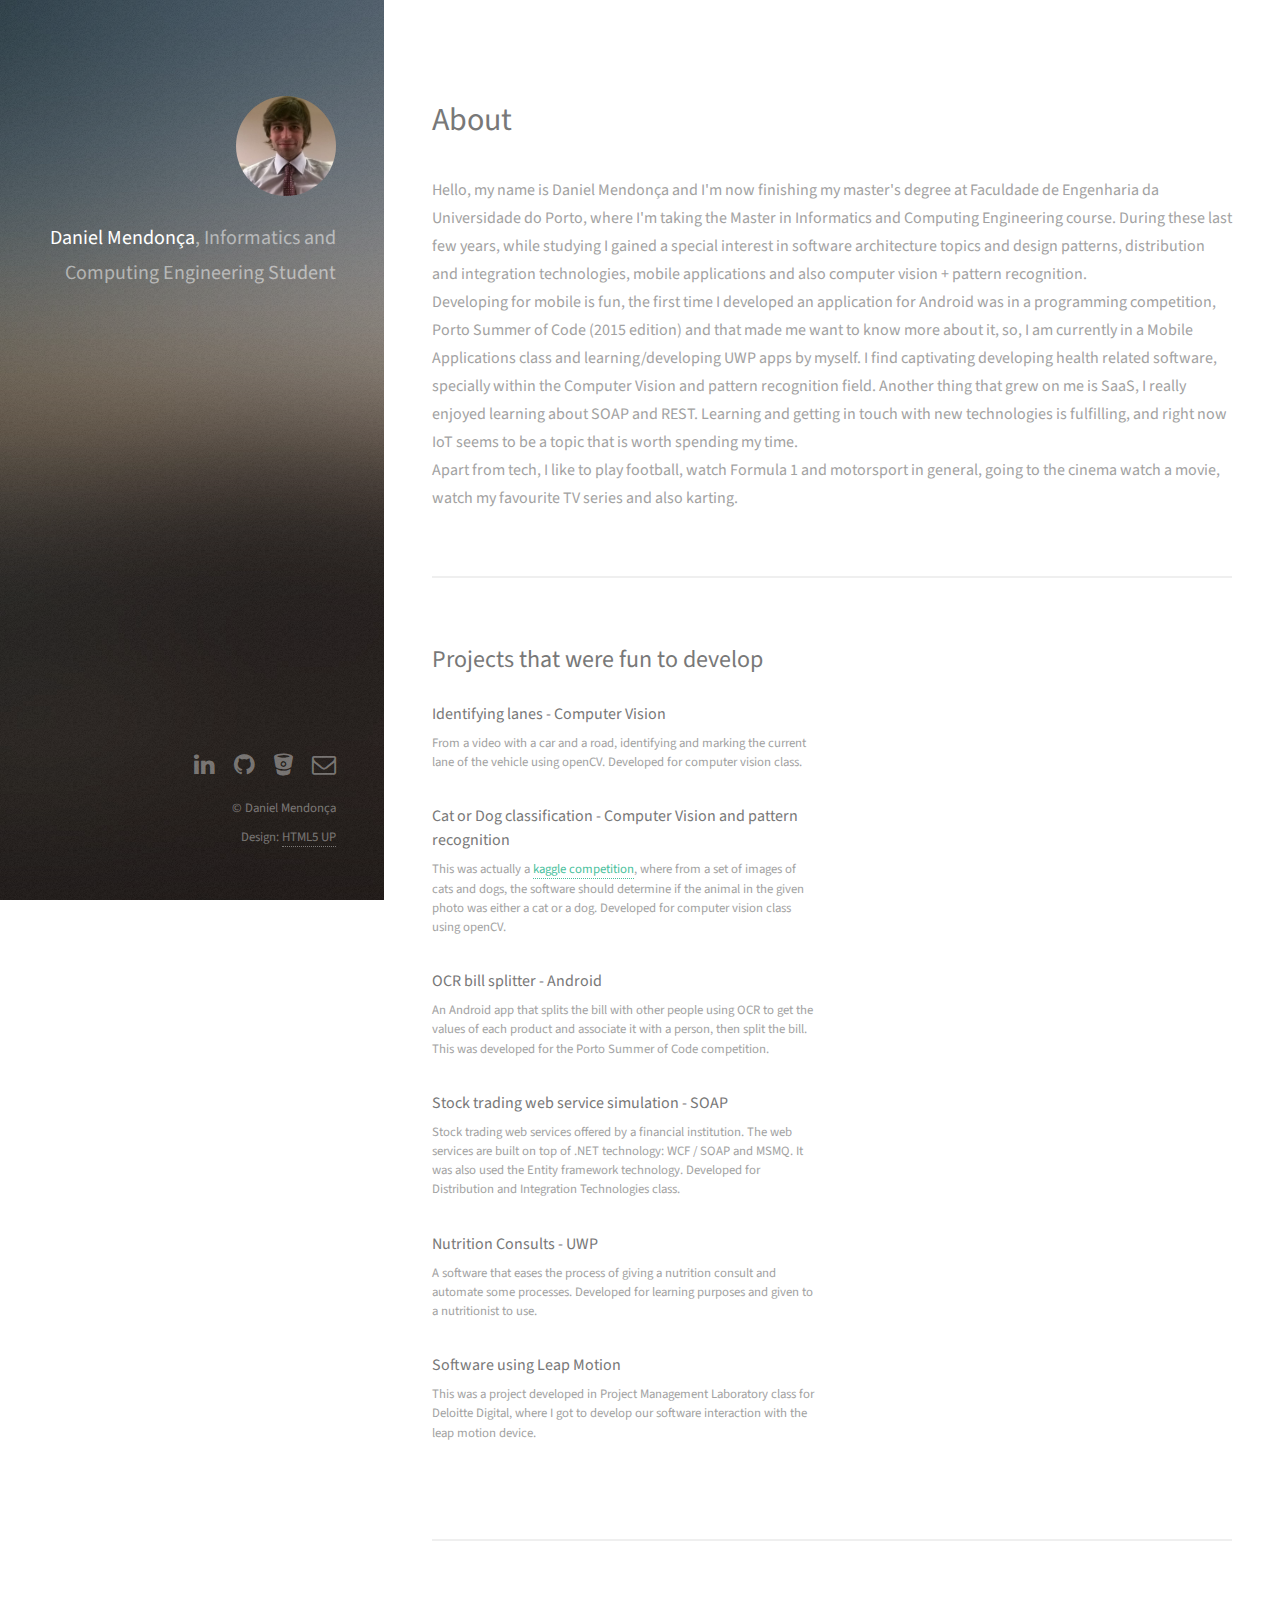
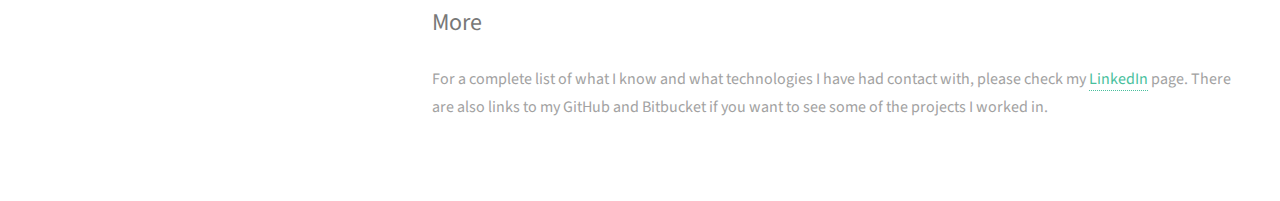
<file: index.html>
<!DOCTYPE HTML>
<!--
	Strata by HTML5 UP
	html5up.net | @ajlkn
	Free for personal and commercial use under the CCA 3.0 license (html5up.net/license)
-->
<html>

<head>
	<title>Daniel Mendonça</title>
	<meta charset="utf-8" />
	<meta name="viewport" content="width=device-width, initial-scale=1" />
	<!--[if lte IE 8]><script src="assets/js/ie/html5shiv.js"></script><![endif]-->
	<link rel="stylesheet" href="assets/css/main.css" />
	<!--[if lte IE 8]><link rel="stylesheet" href="assets/css/ie8.css" /><![endif]-->
</head>

<body id="top">

	<!-- Header -->
	<header id="header">
		<div class="inner">
			<a href="#" class="image avatar"><img src="images/avatar.jpg" alt="imagem pessoal" /></a>
			<h1><strong>Daniel Mendonça</strong><br />, Informatics and Computing Engineering Student<br /></h1>
		</div>
	</header>

	<!-- Main -->
	<div id="main">

		<!-- One -->
		<section id="one">
			<header class="major">
				<h2>About</h2>
			</header>
			<p>Hello, my name is Daniel Mendonça and I'm now finishing my master's degree at Faculdade de Engenharia da Universidade do
				Porto, where I'm taking the Master in Informatics and Computing Engineering course. During these last few years, while
				studying I gained a special interest in software architecture topics and design patterns, distribution and integration
				technologies, mobile applications and also computer vision + pattern recognition. <br/> Developing for mobile is fun,
				the first time I developed an application for Android was in a programming competition, Porto Summer of Code (2015 edition)
				and that made me want to know more about it, so, I am currently in a Mobile Applications class and learning/developing
				UWP apps by myself. I find captivating developing health related software, specially within the Computer Vision and
				pattern recognition field. Another thing that grew on me is SaaS, I really enjoyed learning about SOAP and REST. Learning
				and getting in touch with new technologies is fulfilling, and right now IoT seems to be a topic that is worth spending
				my time.
				<br/> Apart from tech, I like to play football, watch Formula 1 and motorsport in general, going to the cinema watch
				a movie, watch my favourite TV series and also karting.
			</p>
			<!-- <ul class="actions">
				<li><a href="files/cv.pdf" class="button">Download CV</a></li>
			</ul> -->
		</section>

		<!-- Two -->
		<section id="two">
			<h2>Projects that were fun to develop</h2>
			<div class="row">
				<article class="6u 12u$(xsmall) work-item">
					<!--<a href="images/fulls/01.jpg" class="image fit thumb"><img src="images/thumbs/01.jpg" alt="" /></a>-->
					<h3>Identifying lanes - Computer Vision</h3>
					<p>From a video with a car and a road, identifying and marking the current lane of the vehicle using openCV. Developed
						for computer vision class.
					</p>
				</article>
			</div>
			<div class="row">
				<article class="6u 12u$(xsmall) work-item">
					<!--<a href="images/fulls/01.jpg" class="image fit thumb"><img src="images/thumbs/01.jpg" alt="" /></a>-->
					<h3>Cat or Dog classification - Computer Vision and pattern recognition</h3>
					<p>This was actually a <a href="https://www.kaggle.com/c/dogs-vs-cats">kaggle competition</a>, where from a set of images
						of cats and dogs, the software should determine if the animal in the given photo was either a cat or a dog. Developed
						for computer vision class using openCV.</p>
				</article>
			</div>
			<div class="row">
				<article class="6u 12u$(xsmall) work-item">
					<!--<a href="images/fulls/01.jpg" class="image fit thumb"><img src="images/thumbs/01.jpg" alt="" /></a>-->
					<h3>OCR bill splitter - Android</h3>
					<p>An Android app that splits the bill with other people using OCR to get the values of each product and associate it with
						a person, then split the bill. This was developed for the Porto Summer of Code competition.
					</p>
				</article>
			</div>
			<div class="row">
				<article class="6u 12u$(xsmall) work-item">
					<!--<a href="images/fulls/01.jpg" class="image fit thumb"><img src="images/thumbs/01.jpg" alt="" /></a>-->
					<h3>Stock trading web service simulation - SOAP</h3>
					<p>Stock trading web services offered by a financial institution. The web services are built on top of .NET technology:
						WCF / SOAP and MSMQ. It was also used the Entity framework technology. Developed for Distribution and Integration Technologies
						class.
					</p>
				</article>
			</div>
			<div class="row">
				<article class="6u 12u$(xsmall) work-item">
					<!--<a href="images/fulls/01.jpg" class="image fit thumb"><img src="images/thumbs/01.jpg" alt="" /></a>-->
					<h3>Nutrition Consults - UWP</h3>
					<p>A software that eases the process of giving a nutrition consult and automate some processes. Developed for learning
						purposes and given to a nutritionist to use.
					</p>
				</article>
			</div>
			<div class="row">
				<article class="6u 12u$(xsmall) work-item">
					<!--<a href="images/fulls/01.jpg" class="image fit thumb"><img src="images/thumbs/01.jpg" alt="" /></a>-->
					<h3>Software using Leap Motion</h3>
					<p>This was a project developed in Project Management Laboratory class for Deloitte Digital, where I got to develop our
						software interaction with the leap motion device.
					</p>
				</article>
			</div>
			<ul class="actions">
				<!--<li><a href="#" class="button">Full Portfolio</a></li>-->
			</ul>
		</section>

		<!-- Three -->
		<section id="three">
			<h2>More</h2>
			<p>For a complete list of what I know and what technologies I have had contact with, please check my
				<a href="https://www.linkedin.com/in/mendoncadaniel">LinkedIn</a> page. There are also links to my GitHub and Bitbucket
				if you want to see some of the projects I worked in.
			</p>
		</section>

	</div>

	<!-- Footer -->
	<footer id="footer">
		<div class="inner">
			<ul class="icons">
				<!-- <li><a href="files/cv.pdf" class="icon fa-file-pdf-o" title="curriculum vitae"><span class="label">CV</span></a></li> -->
				<li><a href="https://www.linkedin.com/in/mendoncadaniel" class="icon fa-linkedin" title="LinkedIn profile"><span class="label">LinkedIn</span></a></li>
				<li><a href="https://github.com/danmendonca" class="icon fa-github" title="GitHub repository"><span class="label">GitHub</span></a></li>
				<li><a href="https://bitbucket.org/dasmendonca/" class="icon fa-bitbucket" title="Bitbucket repository"><span class="label">Bitbucket</span></a></li>
				<li><a href="mailto:daniel.mendonca@fe.up.pt" class="icon fa-envelope-o" title="email"><span class="label">Email</span></a></li>
			</ul>
			<ul class="copyright">
				<li>&copy; Daniel Mendonça</li><li>Design: <a href="http://html5up.net">HTML5 UP</a></li>
			</ul>
		</div>
	</footer>

	<!-- Scripts -->
	<script src="assets/js/jquery.min.js"></script>
	<script src="assets/js/jquery.poptrox.min.js"></script>
	<script src="assets/js/skel.min.js"></script>
	<script src="assets/js/util.js"></script>
	<!--[if lte IE 8]><script src="assets/js/ie/respond.min.js"></script><![endif]-->
	<script src="assets/js/main.js"></script>

</body>

</html>
</file>
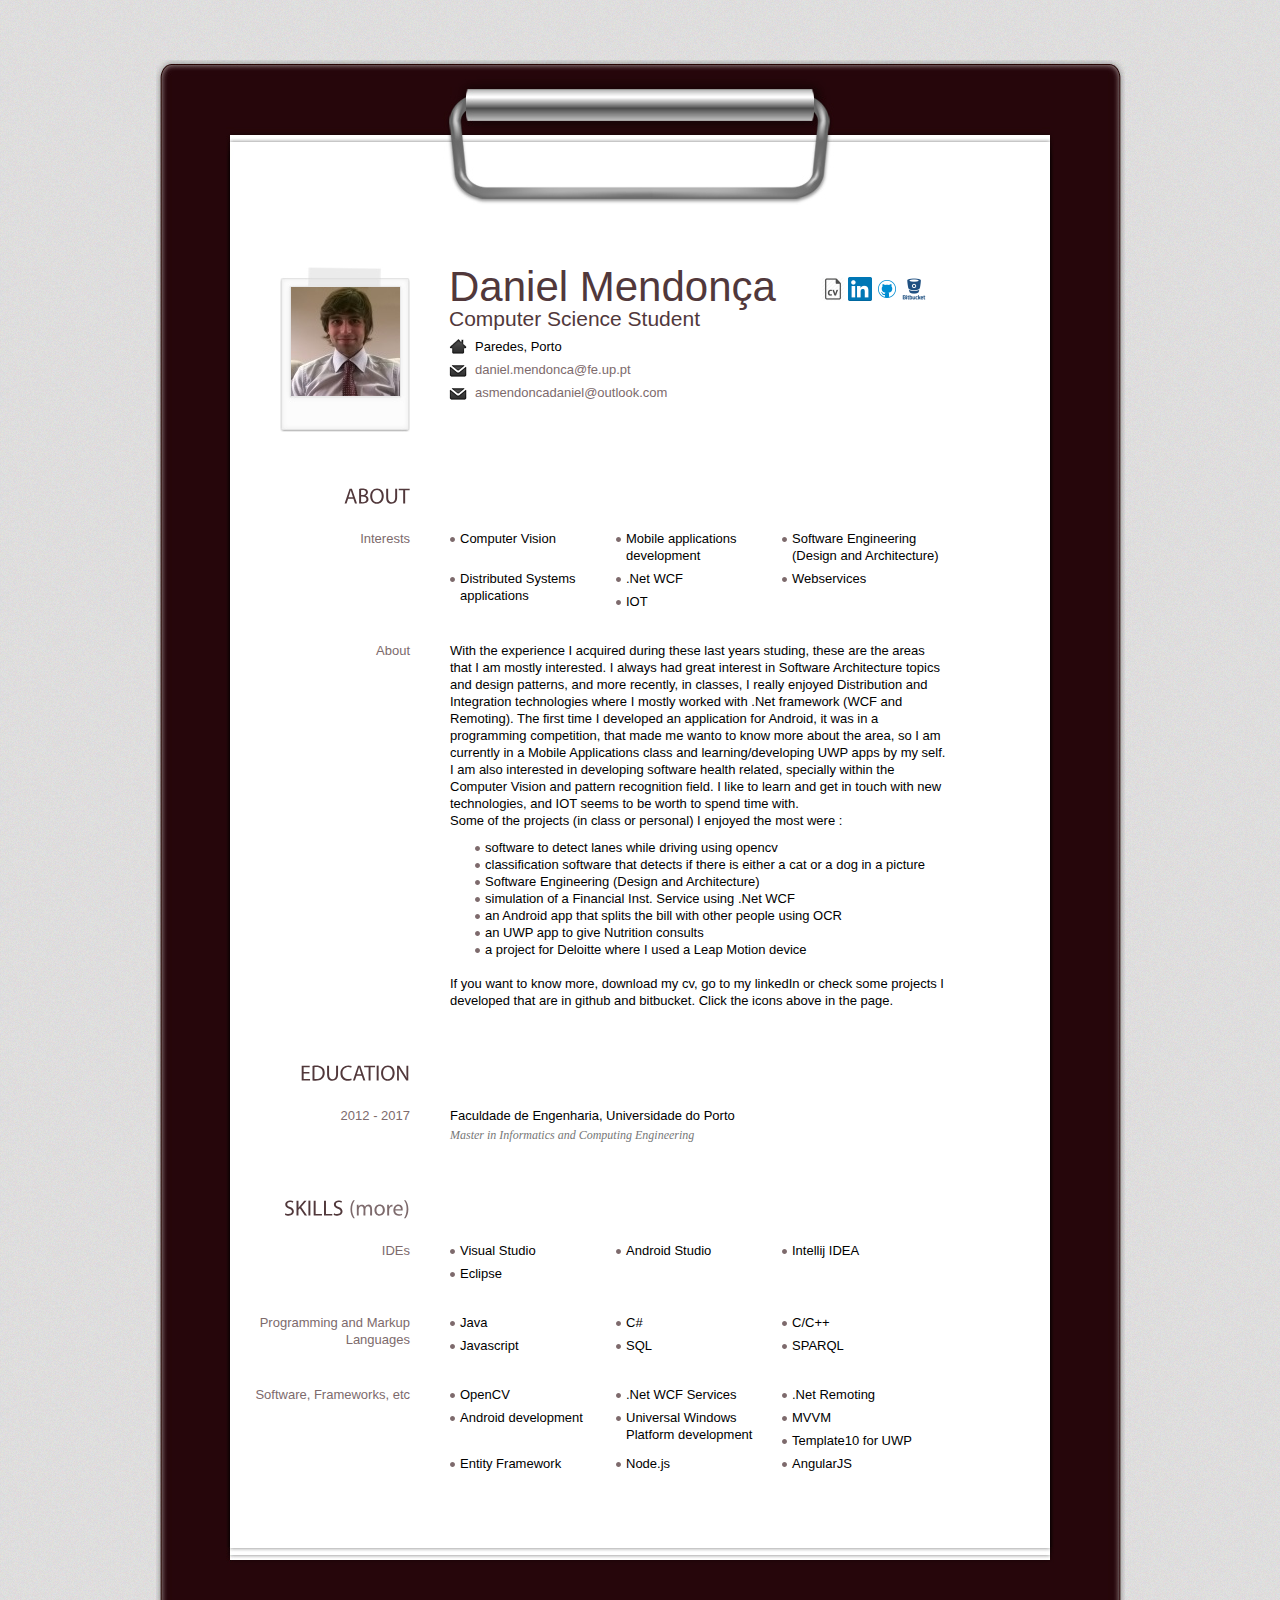
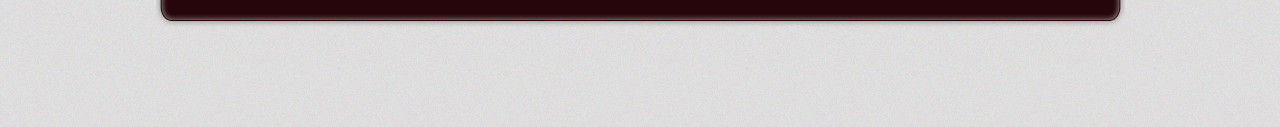
<file: previous20161006/index.html>
<!DOCTYPE html>
<html xmlns="http://www.w3.org/1999/xhtml">

<head>
  <meta http-equiv="content-type" content="text/html;charset=UTF-8">
  <title>Daniel Mendonça</title>
  <link type="text/css" rel="stylesheet" href="css/brown.css" />
  <link type="text/css" rel="stylesheet" href="css/custom.css" />
  <link type="text/css" rel="stylesheet" href="css/print.css" media="print" />
  <!--[if IE 7]>
<link href="css/ie7.css" rel="stylesheet" type="text/css" />
<![endif]-->
  <!--[if IE 6]>
<link href="css/ie6.css" rel="stylesheet" type="text/css" />
<![endif]-->
  <script type="text/javascript" src="js/jquery-1.4.2.min.js"></script>
  <script type="text/javascript" src="js/jquery.tipsy.js"></script>
  <script type="text/javascript" src="js/cufon.yui.js"></script>
  <script type="text/javascript" src="js/scrollTo.js"></script>
  <script type="text/javascript" src="js/myriad.js"></script>
  <script type="text/javascript" src="js/jquery.colorbox.js"></script>
  <script type="text/javascript" src="js/custom.js"></script>
  <script type="text/javascript">
		 Cufon.replace('h2');
</script>
</head>

<body>
  <!-- Begin Wrapper -->
  <div id="wrapper">
    <div class="wrapper-top"></div>
    <div class="wrapper-mid">
      <!-- Begin Paper -->
      <div id="paper">
        <div class="paper-top"></div>
        <div id="paper-mid">
          <div class="entry">
            <!-- Begin Image -->
            <img class="portrait" src="images/daniel.jpg" alt="Daniel Mendonça" />
            <!-- End Image -->
            <!-- Begin Personal Information -->
            <div class="self">
              <h1 class="name">Daniel Mendonça <br />
                <span>Computer Science Student</span></h1>
              <ul>
                <li class="ad">Paredes, Porto</li>
                <li class="mail">
                  <a href="mailto:daniel.mendonca@fe.up.pt">daniel.mendonca@fe.up.pt</a>
                </li>
                <li class="mail">
                  <a href="mailto:asmendoncadaniel@outlook.com">asmendoncadaniel@outlook.com</a>
                </li>
                <!--<li class="web">
                  <a href="https://www.linkedin.com/in/mendoncadaniel">www.linkedin.com/in/mendoncadaniel</a>
                </li>-->
              </ul>
            </div>
            <!-- End Personal Information -->
            <!-- Begin Social -->
            <div class="social">
              <ul>
                <li>
                  <a class='north' href="files/cv.pdf" title="CV">
                    <img src="images/icn-cv.png" alt="" /></a>
                </li>
                <li>
                  <a class='north' href="https://www.linkedin.com/in/mendoncadaniel" title="LinkedIn">
                    <img src="images/icn-linkedin.png" alt="LinkedIn" /></a>
                </li>
                <li>
                  <a class='north' href="https://github.com/danmendonca" title="Github">
                    <img src="images/icn-github.png" alt="github" /></a>
                </li>
                <li>
                  <a class='north' href="https://bitbucket.org/dasmendonca/" title="BitBucket">
                    <img src="images/icn-bitbucket.png" alt="bitbucket" /></a>
                </li>
              </ul>
            </div>
            <!-- End Social -->
          </div>

          <!-- Begin 1st Row -->
          <div class="entry">
            <h2>ABOUT</h2>
            <div class="content">
              <h3>Interests</h3>

              <ul class="skills">
                <li>Computer Vision</li>
                <li>Mobile applications development</li>
                <li>Software Engineering (Design and Architecture)</li>
                <li>Distributed Systems applications</li>
                <li> .Net WCF </li>
                <li>Webservices</li>
                <li>IOT</li>
              </ul>
            </div>
            <div class="content">
              <h3>About</h3>
                <p>With the experience I acquired during these last years studing, these are the areas that I am mostly interested.
                I always had great interest in Software Architecture topics and design patterns, and more recently, in classes,
                I really enjoyed Distribution and Integration technologies where I mostly worked with .Net framework (WCF
                and Remoting). The first time I developed an application for Android, it was in a programming competition,
                that made me wanto to know more about the area, so I am currently in a Mobile Applications class and learning/developing UWP apps by my self.
                <br/> I am also interested in developing software health related, specially
                within the Computer Vision and pattern recognition field. I like to learn and get in touch with new technologies,
                and IOT seems to be worth to spend time with.
                <br/> Some of the projects (in class or personal) I enjoyed the most were :
                <br>
                <ul class="works">
                <li>software to detect lanes while driving using opencv</li>
                <li>classification software that detects if there is either a cat or a dog in a picture</li>
                <li>Software Engineering (Design and Architecture)</li>
                <li>simulation of a Financial Inst. Service using .Net WCF</li>
                <li>an Android app that splits the bill with other people
                using OCR</li>
                <li>an UWP app to give Nutrition consults</li>
                <li>a project for Deloitte where I used a Leap Motion device</li>
              </ul>
              </p>
              <br/>
              <p>
              
              <br/>If you want to know more, download my cv, go to my linkedIn or check some projects I developed that
                are in github and bitbucket. Click the icons above in the page.
              </p>
            </div>
          </div>
          <!-- Entry -->



          <div class="entry">
            <h2>EDUCATION</h2>
            <!--<div class="content">
            <h3>2009 - 2012</h3>
            <p>Faculdade de Ciências, Universidade do Porto <br />
              <em>Master's Degree in Network and Information Systems Engineering</em></p>
          </div>-->
            <div class="content">
              <h3>2012 - 2017</h3>
              <p>
                <!--<a href="https://sigarra.up.pt/feup/en/WEB_PAGE.INICIAL">-->
                Faculdade de Engenharia, Universidade do Porto
                <!--</a>-->
                <br />
                <em>
                  <!--<a href="https://sigarra.up.pt/feup/en/CUR_GERAL.CUR_VIEW?pv_curso_id=742&pv_ano_lectivo=2016">-->
                Master in Informatics and Computing Engineering
                  <!--</a>-->
                </em>
              </p>
            </div>
          </div>
          <!-- End 1nd Row -->
          <!-- Begin 2rd Row -->
          <!--<div class="entry">
            <h2>EXPERIENCE</h2>
            <div class="content">
              <h3>May 2009 - Feb 2010</h3>
              <p>Agency Creative, London <br />
                <em>Senior Web Designer</em></p>
              <ul class="info">
                <li>Vestibulum eu ante massa, sed rhoncus velit.</li>
                <li>Pellentesque at lectus in <a href="#">libero dapibus</a> cursus. Sed arcu ipsum, varius at ultricies acuro,
                  tincidunt iaculis diam.</li>
              </ul>
            </div>
            <div class="content">
              <h3>Jun 2007 - May 2009</h3>
              <p>Junior Web Designer <br />
                <em>Bachelor of Science in Graphic Design</em></p>
              <ul class="info">
                <li>Sed fermentum sollicitudin interdum. Etiam imperdiet sapien in dolor rhoncus a semper tortor posuere. </li>
                <li>Pellentesque at lectus in libero dapibus cursus. Sed arcu ipsum, varius at ultricies acuro, tincidunt iaculis
                  diam.
                </li>
              </ul>
            </div>
          </div>-->
          <!-- End 2rd Row -->
          <!-- Begin 3th Row -->
          <div class="entry">
            <h2>SKILLS <a href="https://www.linkedin.com/in/mendoncadaniel">(more)</a></h2>
            <div class="content">
              <h3>IDEs</h3>
              <ul class="skills">
                <li>Visual Studio</li>
                <li>Android Studio</li>
                <li>Intellij IDEA</li>
                <li>Eclipse</li>
                <li>
              </ul>
            </div>
            <div class="content">
              <h3>Programming and Markup Languages</h3>
              <ul class="skills">
                <li>Java</li>
                <li>C#</li>
                <li>C/C++</li>
                <li>Javascript</li>
                <li>SQL</li>
                <li>SPARQL</li>
              </ul>
            </div>
            <div class="content">
              <h3>Software, Frameworks, etc</h3>
              <ul class="skills">
                <li>OpenCV</li>
                <li>.Net WCF Services </li>
                <li>.Net Remoting</li>
                <li>Android development</li>
                <li>Universal Windows Platform development</li>
                <li>MVVM</li>
                <li>Template10 for UWP</li>
                <li>Entity Framework</li>
                <li>Node.js</li>
                <li>AngularJS</li>
              </ul>
            </div>
          </div>
          <!-- End 4th Row -->
          <!-- Begin 5th Row -->
          <!--<div class="entry">
            <h2>WORKS</h2>
            <ul class="works">
              <li>
                <a href="images/1.jpg" rel="gallery" title="Lorem ipsum dolor sit amet.">
                  <img src="images/image.jpg" alt="" />
                </a>
              </li>
              <li>
                <a href="images/2.jpg" rel="gallery" title="Lorem ipsum dolor sit amet."><img src="images/image.jpg" alt="" /></a>
              </li>
              <li>
                <a href="images/3.jpg" rel="gallery" title="Lorem ipsum dolor sit amet."><img src="images/image.jpg" alt="" /></a>
              </li>
              <li>
                <a href="images/1.jpg" rel="gallery" title="Lorem ipsum dolor sit amet."><img src="images/image.jpg" alt="" /></a>
              </li>
              <li>
                <a href="images/2.jpg" rel="gallery" title="Lorem ipsum dolor sit amet."><img src="images/image.jpg" alt="" /></a>
              </li>
              <li>
                <a href="images/3.jpg" rel="gallery" title="Lorem ipsum dolor sit amet."><img src="images/image.jpg" alt="" /></a>
              </li>
              <li>
                <a href="images/1.jpg" rel="gallery" title="Lorem ipsum dolor sit amet."><img src="images/image.jpg" alt="" /></a>
              </li>
              <li>
                <a href="images/1.jpg" rel="gallery" title="Lorem ipsum dolor sit amet."><img src="images/image.jpg" alt="" /></a>
              </li>
            </ul>
          </div>-->
          <!-- Begin 5th Row -->
        </div>
        <div class="clear"></div>
        <div class="paper-bottom"></div>
      </div>
      <!-- End Paper -->
    </div>
    <div class="wrapper-bottom"></div>
  </div>
  <div id="message"><a href="#top" id="top-link">Go to Top</a></div>
  <!-- End Wrapper -->
</body>

</html>
</file>
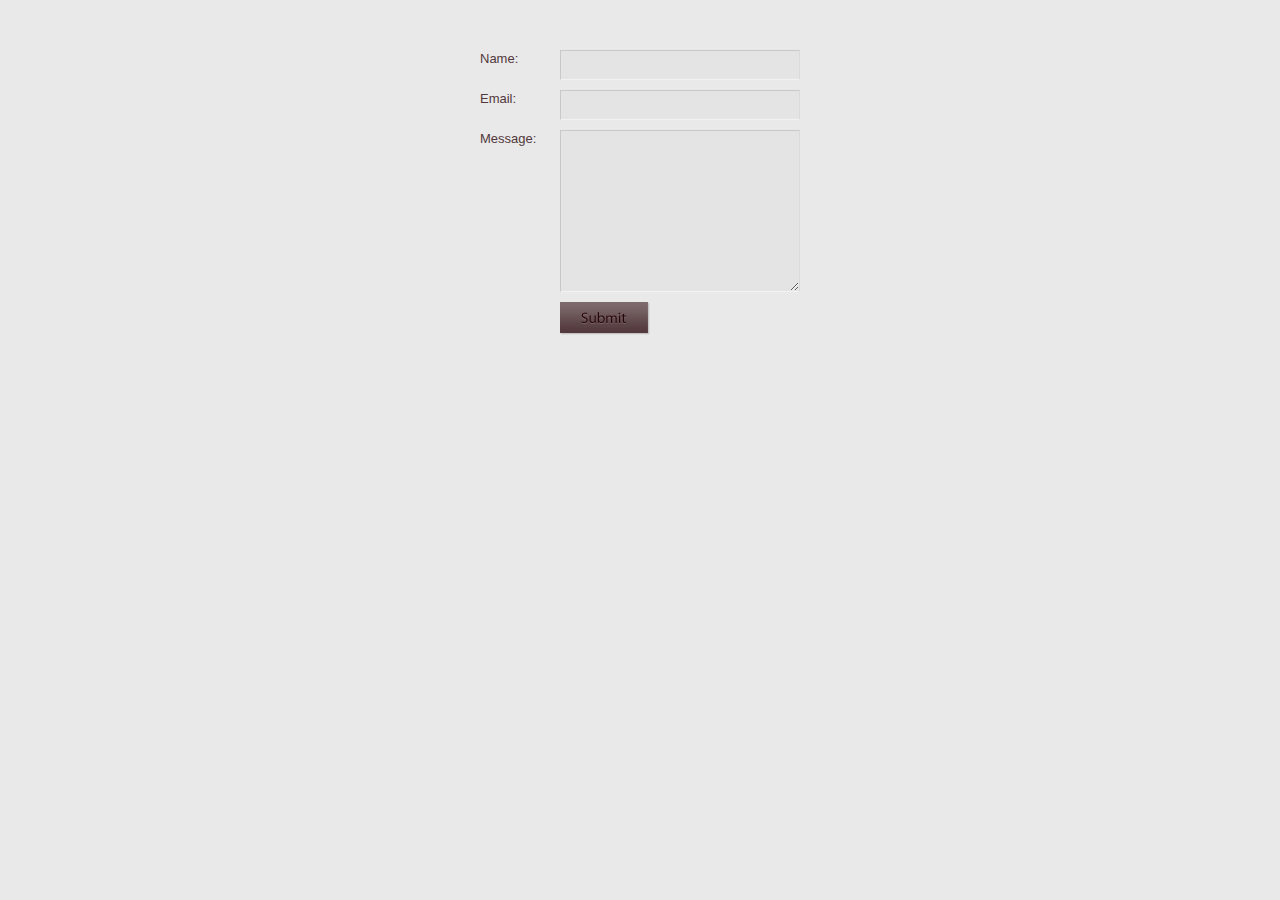
<file: previous20161006/contact/index.html>
<!DOCTYPE html PUBLIC "-//W3C//DTD XHTML 1.0 Transitional//EN" "http://www.w3.org/TR/xhtml1/DTD/xhtml1-transitional.dtd">
<html xmlns="http://www.w3.org/1999/xhtml">

<head>
	<meta http-equiv="Content-Type" content="text/html; charset=UTF-8" />
	<title>Contact Form</title>
	<link rel="stylesheet" type="text/css" href="../css/brown.css" />
	<script type="text/javascript" src="js/jquery-1.2.6.min.js"></script>
	<script type="text/javascript" src="js/jquery.validate.js"></script>
	
	<script type="text/javascript">
	$(document).ready(function(){
		
		$("#contactform").validate();
	});
	</script>
</head>

<body class="contact">
<form method="post" action="contactengine.php" id="contactform">

<label for="Name">Name:</label>

	<input type="text" name="Name" id="Name" class="required" />

<label for="Email">Email:</label>

	<input type="text" name="Email" id="Email" class="required email" />

<label for="Message">Message:</label>

	<textarea name="Message" id="Message" rows="10" cols="20" class="required"></textarea>
<div class="clear"></div>
<input type="submit" name="submit" value="" class="submit-button" />
</form>
	
</body>
</html>
</file>
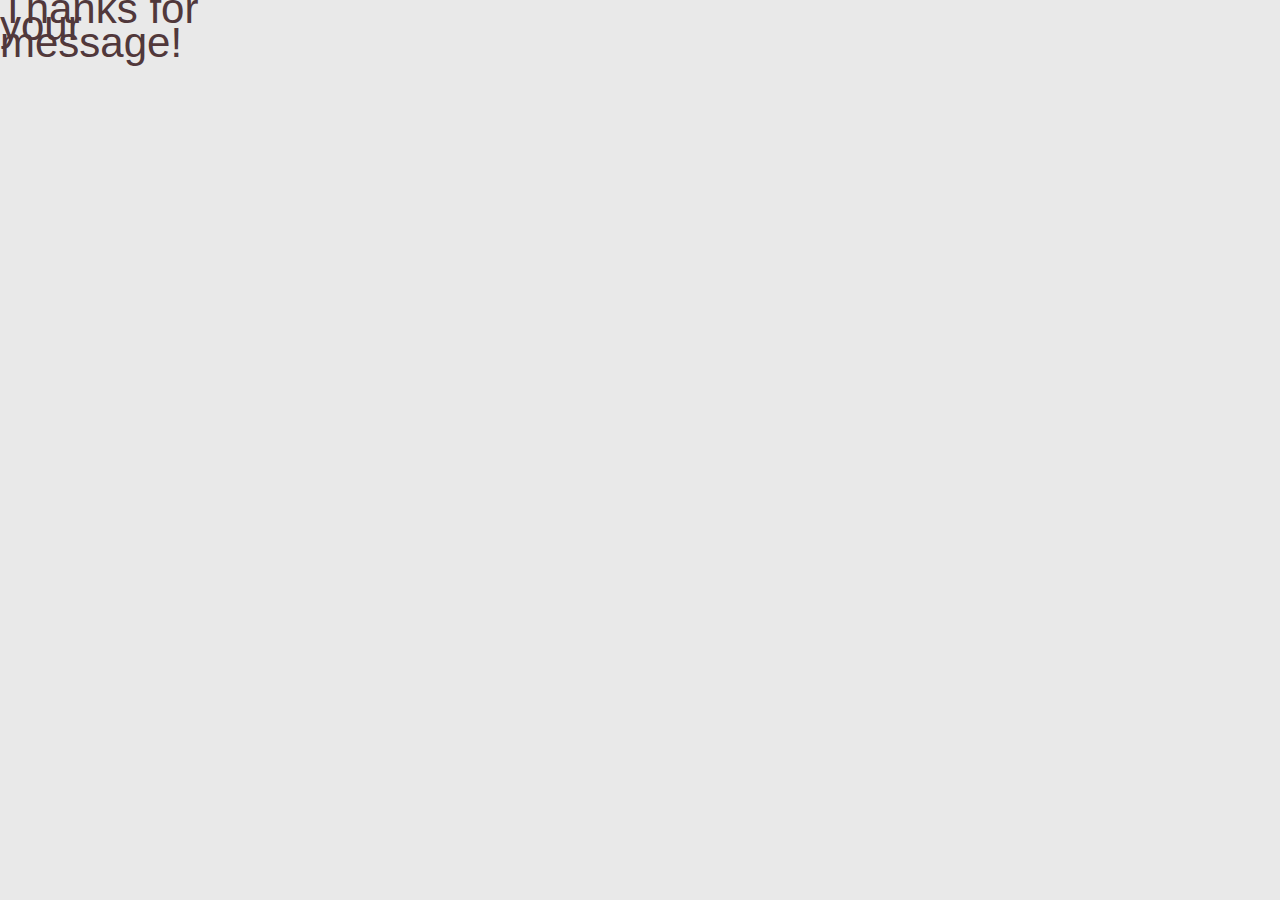
<file: previous20161006/contact/contactthanks.html>
<!DOCTYPE html PUBLIC "-//W3C//DTD XHTML 1.0 Transitional//EN" "http://www.w3.org/TR/xhtml1/DTD/xhtml1-transitional.dtd">
<html xmlns="http://www.w3.org/1999/xhtml">

<head>
	<meta http-equiv="Content-Type" content="text/html; charset=UTF-8" />
	<title>Contact Form | Thanks!</title>
	<link rel="stylesheet" type="text/css" href="../css/brown.css" />
</head>

<body class="contact">


		<h1>Thanks for your message!</h1>
	

</body>

</html>
</file>
<file: previous20161006/css/custom.css>
@charset "UTF-8";

h1  {
	width:350px;
	word-wrap: break-word;
	font-size:42px;
	margin-bottom:3px;
	clear:both;
}

h1 span {
	font-size:21px;
	display:block;
	margin-top:15px;
}

ul.works {
	margin:0;
	margin-top: 10px;
	padding:0;
	float:right;
	width:500px;
	margin-left:40px;
	list-style-type: none;
}

ul.works li {
	margin:0;
	margin-left: 25px;
	float:left;
	padding-left:10px;
	background-image:url(../images/bullet.gif);
	background-repeat: no-repeat;
	background-position: 0 .5em;
}
</file>
<file: previous20161006/css/print.css>
body {
	font-family: "Trebuchet MS", Arial, Helvetica, sans-serif;
	background-color: white;
	font-size:13pt;
	line-height: 17pt;
}

.clear {
	clear:both;
}

a, a:hover, a:visited, a:active {
	color:#7d6a6c;
	text-decoration: none;
}

#wrapper, .wrapper-mid {
	background: none;
}

.wrapper-top, .wrapper-bottom  {
	display:none;
}

#paper {
	width:820px;
	margin:0 auto;
}

.paper-top, .paper-bottom {
	display:none;
}

#paper-mid {
	width:820px;
	margin:0 auto;
	background-color:#FFF;
	display:block;
	padding:0;
	overflow: hidden;
	padding-bottom:75px;
	padding-top:7px;
}

.entry {
	width:820px;
	display: block;
	padding-top:55px;
	clear: both;
}

h1 {
	width:500px;
	font-size:42pt;
	color:#51383b;
	margin-bottom:0;
}

h1 span {
	font-size:21pt;
	display:block;
	margin-left:15px;
	margin-top:20px;
	color:#51383b;
}

h2 {
	width:180px;
	height: 23px;
	text-align: right;
	float:left;
	padding:0;
	margin:0;
	clear:both;
	font-size:22pt;
	margin-bottom:-12px;
	color:#51383b;
}

p {
	width:600px;
	margin-left:40px;
	float:right;
}

ul.list {
	clear: both;
	padding:0;
	margin:0;
	overflow: hidden;
}

ul.list li {
	display:block;
	float:right;
	padding-top:32px;
}


h3 {
	width:180px;
	text-align: right;
	float:left;
	padding:0;
	clear:both;
	font-size: 13pt;
	color:black;
}

em {
	font-family: Georgia, "Times New Roman", serif;
	font-style: italic;
	color:#999;
	font-size:12pt;
	display: block;
	padding-top:0;
}

ul.info {
	float:right;
	width:600px;
	margin-left:40px;
	background: none;
	list-style: square;
	
}

ul.info li {
	margin:0;
	padding:0;
	float:left;
	display: block;
	width:600px;
	padding-left:0;
	background-position: 0 .5em;
	margin-top:12px;
	list-style-type: square;
}

ul.skills {
	margin:0;
	padding:0;
	float:right;
	width:600px;
	margin-left:40px;
	margin-top:-6px;
	background: none;
	list-style: square;
}

ul.skills li {
	margin:0;
	padding:0;
	float:left;
	width:176px;
	padding-left:0;
	background-position: 0 .5em;
	margin-top:6px;
}

img.portrait {
	border:1px solid #000;
	padding:10px;	
}

.self {
	width:500px;
	float:left;
	padding-top:11px;
	margin-left:0;
	margin-bottom:15px;
	margin-left:38px;
}

.self ul {
	padding-top: 10px;
}

.self ul li {
	background-repeat: no-repeat;
	padding-left:0;
	background-position: 0 .1em;
	height:25px;
	display:block;
	margin-top:-2px;
}

.social {
	display:none;
}

/* ELEMENTS */
/* ----------------------------------------- */

table {
	width: 590px;
	margin-left:40px;
	float:right;
	border-collapse: collapse;
	border-bottom:1px dashed #999;
	border-top:1px dashed #999;
}

table td {
	padding: 10px;
	padding-top:0;
	border-right:1px dashed #999;
}

table td:hover {
	background-color: #f2f2f2;
}

table th {
	padding: 10px;
	padding-top:0;
	color:#7d6a6c;
	text-align: left;
	border-right:1px dashed #999;
}

table td.center {
	text-align: center;
}

table td.last {
	background: none;
}

table th.center {
	text-align: center;
}

table th.last {
	background: none;
}

table tr {
	border-left:1px dashed #999;
	border-top:1px dashed #999;
}

table tr.caption {
	border-left:1px dashed #999;
}

blockquote {
	border-left:3px solid #7d6a6c;
	padding-left:8px;
	margin-top:20px;
	width:585px;
	margin-left:40px;
	float:right;
}

pre {
	width:500px;
	margin-left:40px;
	float:right;
}

abbr, acronym {
	border-bottom:1px dashed #7d6a6c;
}

strong {
	font-weight: bold;
}

small {
	font-size:70%;
}

big {
	font-size:1.2em;
}

/* GO TO TOP */
/* ----------------------------------------- */

#message {
	display:none;
}

.works {
	display:none;
}
</file>
<file: previous20161006/css/ie7.css>
@charset "UTF-8";

.self {
	padding-top: 4px;
}

h1 span {
	margin-top:-15px;
}
</file>
<file: previous20161006/css/ie6.css>
@charset "UTF-8";

.self {
	padding-top: 4px;
}

h1 span {
	margin-top:-15px;
}

.social {
	width:150px;
}
</file>
<file: assets/css/main.css>
@import url("font-awesome.min.css");
@import url("https://fonts.googleapis.com/css?family=Source+Sans+Pro:400,400italic");

/*
	Strata by HTML5 UP
	html5up.net | @ajlkn
	Free for personal and commercial use under the CCA 3.0 license (html5up.net/license)
*/

/* Reset */

	html, body, div, span, applet, object, iframe, h1, h2, h3, h4, h5, h6, p, blockquote, pre, a, abbr, acronym, address, big, cite, code, del, dfn, em, img, ins, kbd, q, s, samp, small, strike, strong, sub, sup, tt, var, b, u, i, center, dl, dt, dd, ol, ul, li, fieldset, form, label, legend, table, caption, tbody, tfoot, thead, tr, th, td, article, aside, canvas, details, embed, figure, figcaption, footer, header, hgroup, menu, nav, output, ruby, section, summary, time, mark, audio, video {
		margin: 0;
		padding: 0;
		border: 0;
		font-size: 100%;
		font: inherit;
		vertical-align: baseline;
	}

	article, aside, details, figcaption, figure, footer, header, hgroup, menu, nav, section {
		display: block;
	}

	body {
		line-height: 1;
	}

	ol, ul {
		list-style: none;
	}

	blockquote, q {
		quotes: none;
	}

	blockquote:before, blockquote:after, q:before, q:after {
		content: '';
		content: none;
	}

	table {
		border-collapse: collapse;
		border-spacing: 0;
	}

	body {
		-webkit-text-size-adjust: none;
	}

/* Box Model */

	*, *:before, *:after {
		-moz-box-sizing: border-box;
		-webkit-box-sizing: border-box;
		box-sizing: border-box;
	}

/* Containers */

	.container {
		margin-left: auto;
		margin-right: auto;
	}

	.container.\31 25\25 {
		width: 100%;
		max-width: 1200px;
		min-width: 960px;
	}

	.container.\37 5\25 {
		width: 720px;
	}

	.container.\35 0\25 {
		width: 480px;
	}

	.container.\32 5\25 {
		width: 240px;
	}

	.container {
		width: 960px;
	}

	@media screen and (max-width: 1800px) {

		.container.\31 25\25 {
			width: 100%;
			max-width: 1200px;
			min-width: 960px;
		}

		.container.\37 5\25 {
			width: 720px;
		}

		.container.\35 0\25 {
			width: 480px;
		}

		.container.\32 5\25 {
			width: 240px;
		}

		.container {
			width: 960px;
		}

	}

	@media screen and (max-width: 1280px) {

		.container.\31 25\25 {
			width: 100%;
			max-width: 1200px;
			min-width: 960px;
		}

		.container.\37 5\25 {
			width: 720px;
		}

		.container.\35 0\25 {
			width: 480px;
		}

		.container.\32 5\25 {
			width: 240px;
		}

		.container {
			width: 960px;
		}

	}

	@media screen and (max-width: 980px) {

		.container.\31 25\25 {
			width: 100%;
			max-width: 1200px;
			min-width: 960px;
		}

		.container.\37 5\25 {
			width: 720px;
		}

		.container.\35 0\25 {
			width: 480px;
		}

		.container.\32 5\25 {
			width: 240px;
		}

		.container {
			width: 960px;
		}

	}

	@media screen and (max-width: 736px) {

		.container.\31 25\25 {
			width: 100%;
			max-width: 1200px;
			min-width: 960px;
		}

		.container.\37 5\25 {
			width: 720px;
		}

		.container.\35 0\25 {
			width: 480px;
		}

		.container.\32 5\25 {
			width: 240px;
		}

		.container {
			width: 960px;
		}

	}

	@media screen and (max-width: 480px) {

		.container.\31 25\25 {
			width: 100%;
			max-width: 1200px;
			min-width: 960px;
		}

		.container.\37 5\25 {
			width: 720px;
		}

		.container.\35 0\25 {
			width: 480px;
		}

		.container.\32 5\25 {
			width: 240px;
		}

		.container {
			width: 960px;
		}

	}

/* Grid */

	.row {
		border-bottom: solid 1px transparent;
		-moz-box-sizing: border-box;
		-webkit-box-sizing: border-box;
		box-sizing: border-box;
	}

	.row > * {
		float: left;
		-moz-box-sizing: border-box;
		-webkit-box-sizing: border-box;
		box-sizing: border-box;
	}

	.row:after, .row:before {
		content: '';
		display: block;
		clear: both;
		height: 0;
	}

	.row.uniform > * > :first-child {
		margin-top: 0;
	}

	.row.uniform > * > :last-child {
		margin-bottom: 0;
	}

	.row.\30 \25 > * {
		padding: 0 0 0 0em;
	}

	.row.\30 \25 {
		margin: 0 0 -1px 0em;
	}

	.row.uniform.\30 \25 > * {
		padding: 0em 0 0 0em;
	}

	.row.uniform.\30 \25 {
		margin: 0em 0 -1px 0em;
	}

	.row > * {
		padding: 0 0 0 2.5em;
	}

	.row {
		margin: 0 0 -1px -2.5em;
	}

	.row.uniform > * {
		padding: 2.5em 0 0 2.5em;
	}

	.row.uniform {
		margin: -2.5em 0 -1px -2.5em;
	}

	.row.\32 00\25 > * {
		padding: 0 0 0 5em;
	}

	.row.\32 00\25 {
		margin: 0 0 -1px -5em;
	}

	.row.uniform.\32 00\25 > * {
		padding: 5em 0 0 5em;
	}

	.row.uniform.\32 00\25 {
		margin: -5em 0 -1px -5em;
	}

	.row.\31 50\25 > * {
		padding: 0 0 0 3.75em;
	}

	.row.\31 50\25 {
		margin: 0 0 -1px -3.75em;
	}

	.row.uniform.\31 50\25 > * {
		padding: 3.75em 0 0 3.75em;
	}

	.row.uniform.\31 50\25 {
		margin: -3.75em 0 -1px -3.75em;
	}

	.row.\35 0\25 > * {
		padding: 0 0 0 1.25em;
	}

	.row.\35 0\25 {
		margin: 0 0 -1px -1.25em;
	}

	.row.uniform.\35 0\25 > * {
		padding: 1.25em 0 0 1.25em;
	}

	.row.uniform.\35 0\25 {
		margin: -1.25em 0 -1px -1.25em;
	}

	.row.\32 5\25 > * {
		padding: 0 0 0 0.625em;
	}

	.row.\32 5\25 {
		margin: 0 0 -1px -0.625em;
	}

	.row.uniform.\32 5\25 > * {
		padding: 0.625em 0 0 0.625em;
	}

	.row.uniform.\32 5\25 {
		margin: -0.625em 0 -1px -0.625em;
	}

	.\31 2u, .\31 2u\24 {
		width: 100%;
		clear: none;
		margin-left: 0;
	}

	.\31 1u, .\31 1u\24 {
		width: 91.6666666667%;
		clear: none;
		margin-left: 0;
	}

	.\31 0u, .\31 0u\24 {
		width: 83.3333333333%;
		clear: none;
		margin-left: 0;
	}

	.\39 u, .\39 u\24 {
		width: 75%;
		clear: none;
		margin-left: 0;
	}

	.\38 u, .\38 u\24 {
		width: 66.6666666667%;
		clear: none;
		margin-left: 0;
	}

	.\37 u, .\37 u\24 {
		width: 58.3333333333%;
		clear: none;
		margin-left: 0;
	}

	.\36 u, .\36 u\24 {
		width: 50%;
		clear: none;
		margin-left: 0;
	}

	.\35 u, .\35 u\24 {
		width: 41.6666666667%;
		clear: none;
		margin-left: 0;
	}

	.\34 u, .\34 u\24 {
		width: 33.3333333333%;
		clear: none;
		margin-left: 0;
	}

	.\33 u, .\33 u\24 {
		width: 25%;
		clear: none;
		margin-left: 0;
	}

	.\32 u, .\32 u\24 {
		width: 16.6666666667%;
		clear: none;
		margin-left: 0;
	}

	.\31 u, .\31 u\24 {
		width: 8.3333333333%;
		clear: none;
		margin-left: 0;
	}

	.\31 2u\24 + *,
	.\31 1u\24 + *,
	.\31 0u\24 + *,
	.\39 u\24 + *,
	.\38 u\24 + *,
	.\37 u\24 + *,
	.\36 u\24 + *,
	.\35 u\24 + *,
	.\34 u\24 + *,
	.\33 u\24 + *,
	.\32 u\24 + *,
	.\31 u\24 + * {
		clear: left;
	}

	.\-11u {
		margin-left: 91.66667%;
	}

	.\-10u {
		margin-left: 83.33333%;
	}

	.\-9u {
		margin-left: 75%;
	}

	.\-8u {
		margin-left: 66.66667%;
	}

	.\-7u {
		margin-left: 58.33333%;
	}

	.\-6u {
		margin-left: 50%;
	}

	.\-5u {
		margin-left: 41.66667%;
	}

	.\-4u {
		margin-left: 33.33333%;
	}

	.\-3u {
		margin-left: 25%;
	}

	.\-2u {
		margin-left: 16.66667%;
	}

	.\-1u {
		margin-left: 8.33333%;
	}

	@media screen and (max-width: 1800px) {

		.row > * {
			padding: 0 0 0 2.5em;
		}

		.row {
			margin: 0 0 -1px -2.5em;
		}

		.row.uniform > * {
			padding: 2.5em 0 0 2.5em;
		}

		.row.uniform {
			margin: -2.5em 0 -1px -2.5em;
		}

		.row.\32 00\25 > * {
			padding: 0 0 0 5em;
		}

		.row.\32 00\25 {
			margin: 0 0 -1px -5em;
		}

		.row.uniform.\32 00\25 > * {
			padding: 5em 0 0 5em;
		}

		.row.uniform.\32 00\25 {
			margin: -5em 0 -1px -5em;
		}

		.row.\31 50\25 > * {
			padding: 0 0 0 3.75em;
		}

		.row.\31 50\25 {
			margin: 0 0 -1px -3.75em;
		}

		.row.uniform.\31 50\25 > * {
			padding: 3.75em 0 0 3.75em;
		}

		.row.uniform.\31 50\25 {
			margin: -3.75em 0 -1px -3.75em;
		}

		.row.\35 0\25 > * {
			padding: 0 0 0 1.25em;
		}

		.row.\35 0\25 {
			margin: 0 0 -1px -1.25em;
		}

		.row.uniform.\35 0\25 > * {
			padding: 1.25em 0 0 1.25em;
		}

		.row.uniform.\35 0\25 {
			margin: -1.25em 0 -1px -1.25em;
		}

		.row.\32 5\25 > * {
			padding: 0 0 0 0.625em;
		}

		.row.\32 5\25 {
			margin: 0 0 -1px -0.625em;
		}

		.row.uniform.\32 5\25 > * {
			padding: 0.625em 0 0 0.625em;
		}

		.row.uniform.\32 5\25 {
			margin: -0.625em 0 -1px -0.625em;
		}

		.\31 2u\28xlarge\29, .\31 2u\24\28xlarge\29 {
			width: 100%;
			clear: none;
			margin-left: 0;
		}

		.\31 1u\28xlarge\29, .\31 1u\24\28xlarge\29 {
			width: 91.6666666667%;
			clear: none;
			margin-left: 0;
		}

		.\31 0u\28xlarge\29, .\31 0u\24\28xlarge\29 {
			width: 83.3333333333%;
			clear: none;
			margin-left: 0;
		}

		.\39 u\28xlarge\29, .\39 u\24\28xlarge\29 {
			width: 75%;
			clear: none;
			margin-left: 0;
		}

		.\38 u\28xlarge\29, .\38 u\24\28xlarge\29 {
			width: 66.6666666667%;
			clear: none;
			margin-left: 0;
		}

		.\37 u\28xlarge\29, .\37 u\24\28xlarge\29 {
			width: 58.3333333333%;
			clear: none;
			margin-left: 0;
		}

		.\36 u\28xlarge\29, .\36 u\24\28xlarge\29 {
			width: 50%;
			clear: none;
			margin-left: 0;
		}

		.\35 u\28xlarge\29, .\35 u\24\28xlarge\29 {
			width: 41.6666666667%;
			clear: none;
			margin-left: 0;
		}

		.\34 u\28xlarge\29, .\34 u\24\28xlarge\29 {
			width: 33.3333333333%;
			clear: none;
			margin-left: 0;
		}

		.\33 u\28xlarge\29, .\33 u\24\28xlarge\29 {
			width: 25%;
			clear: none;
			margin-left: 0;
		}

		.\32 u\28xlarge\29, .\32 u\24\28xlarge\29 {
			width: 16.6666666667%;
			clear: none;
			margin-left: 0;
		}

		.\31 u\28xlarge\29, .\31 u\24\28xlarge\29 {
			width: 8.3333333333%;
			clear: none;
			margin-left: 0;
		}

		.\31 2u\24\28xlarge\29 + *,
		.\31 1u\24\28xlarge\29 + *,
		.\31 0u\24\28xlarge\29 + *,
		.\39 u\24\28xlarge\29 + *,
		.\38 u\24\28xlarge\29 + *,
		.\37 u\24\28xlarge\29 + *,
		.\36 u\24\28xlarge\29 + *,
		.\35 u\24\28xlarge\29 + *,
		.\34 u\24\28xlarge\29 + *,
		.\33 u\24\28xlarge\29 + *,
		.\32 u\24\28xlarge\29 + *,
		.\31 u\24\28xlarge\29 + * {
			clear: left;
		}

		.\-11u\28xlarge\29 {
			margin-left: 91.66667%;
		}

		.\-10u\28xlarge\29 {
			margin-left: 83.33333%;
		}

		.\-9u\28xlarge\29 {
			margin-left: 75%;
		}

		.\-8u\28xlarge\29 {
			margin-left: 66.66667%;
		}

		.\-7u\28xlarge\29 {
			margin-left: 58.33333%;
		}

		.\-6u\28xlarge\29 {
			margin-left: 50%;
		}

		.\-5u\28xlarge\29 {
			margin-left: 41.66667%;
		}

		.\-4u\28xlarge\29 {
			margin-left: 33.33333%;
		}

		.\-3u\28xlarge\29 {
			margin-left: 25%;
		}

		.\-2u\28xlarge\29 {
			margin-left: 16.66667%;
		}

		.\-1u\28xlarge\29 {
			margin-left: 8.33333%;
		}

	}

	@media screen and (max-width: 1280px) {

		.row > * {
			padding: 0 0 0 2em;
		}

		.row {
			margin: 0 0 -1px -2em;
		}

		.row.uniform > * {
			padding: 2em 0 0 2em;
		}

		.row.uniform {
			margin: -2em 0 -1px -2em;
		}

		.row.\32 00\25 > * {
			padding: 0 0 0 4em;
		}

		.row.\32 00\25 {
			margin: 0 0 -1px -4em;
		}

		.row.uniform.\32 00\25 > * {
			padding: 4em 0 0 4em;
		}

		.row.uniform.\32 00\25 {
			margin: -4em 0 -1px -4em;
		}

		.row.\31 50\25 > * {
			padding: 0 0 0 3em;
		}

		.row.\31 50\25 {
			margin: 0 0 -1px -3em;
		}

		.row.uniform.\31 50\25 > * {
			padding: 3em 0 0 3em;
		}

		.row.uniform.\31 50\25 {
			margin: -3em 0 -1px -3em;
		}

		.row.\35 0\25 > * {
			padding: 0 0 0 1em;
		}

		.row.\35 0\25 {
			margin: 0 0 -1px -1em;
		}

		.row.uniform.\35 0\25 > * {
			padding: 1em 0 0 1em;
		}

		.row.uniform.\35 0\25 {
			margin: -1em 0 -1px -1em;
		}

		.row.\32 5\25 > * {
			padding: 0 0 0 0.5em;
		}

		.row.\32 5\25 {
			margin: 0 0 -1px -0.5em;
		}

		.row.uniform.\32 5\25 > * {
			padding: 0.5em 0 0 0.5em;
		}

		.row.uniform.\32 5\25 {
			margin: -0.5em 0 -1px -0.5em;
		}

		.\31 2u\28large\29, .\31 2u\24\28large\29 {
			width: 100%;
			clear: none;
			margin-left: 0;
		}

		.\31 1u\28large\29, .\31 1u\24\28large\29 {
			width: 91.6666666667%;
			clear: none;
			margin-left: 0;
		}

		.\31 0u\28large\29, .\31 0u\24\28large\29 {
			width: 83.3333333333%;
			clear: none;
			margin-left: 0;
		}

		.\39 u\28large\29, .\39 u\24\28large\29 {
			width: 75%;
			clear: none;
			margin-left: 0;
		}

		.\38 u\28large\29, .\38 u\24\28large\29 {
			width: 66.6666666667%;
			clear: none;
			margin-left: 0;
		}

		.\37 u\28large\29, .\37 u\24\28large\29 {
			width: 58.3333333333%;
			clear: none;
			margin-left: 0;
		}

		.\36 u\28large\29, .\36 u\24\28large\29 {
			width: 50%;
			clear: none;
			margin-left: 0;
		}

		.\35 u\28large\29, .\35 u\24\28large\29 {
			width: 41.6666666667%;
			clear: none;
			margin-left: 0;
		}

		.\34 u\28large\29, .\34 u\24\28large\29 {
			width: 33.3333333333%;
			clear: none;
			margin-left: 0;
		}

		.\33 u\28large\29, .\33 u\24\28large\29 {
			width: 25%;
			clear: none;
			margin-left: 0;
		}

		.\32 u\28large\29, .\32 u\24\28large\29 {
			width: 16.6666666667%;
			clear: none;
			margin-left: 0;
		}

		.\31 u\28large\29, .\31 u\24\28large\29 {
			width: 8.3333333333%;
			clear: none;
			margin-left: 0;
		}

		.\31 2u\24\28large\29 + *,
		.\31 1u\24\28large\29 + *,
		.\31 0u\24\28large\29 + *,
		.\39 u\24\28large\29 + *,
		.\38 u\24\28large\29 + *,
		.\37 u\24\28large\29 + *,
		.\36 u\24\28large\29 + *,
		.\35 u\24\28large\29 + *,
		.\34 u\24\28large\29 + *,
		.\33 u\24\28large\29 + *,
		.\32 u\24\28large\29 + *,
		.\31 u\24\28large\29 + * {
			clear: left;
		}

		.\-11u\28large\29 {
			margin-left: 91.66667%;
		}

		.\-10u\28large\29 {
			margin-left: 83.33333%;
		}

		.\-9u\28large\29 {
			margin-left: 75%;
		}

		.\-8u\28large\29 {
			margin-left: 66.66667%;
		}

		.\-7u\28large\29 {
			margin-left: 58.33333%;
		}

		.\-6u\28large\29 {
			margin-left: 50%;
		}

		.\-5u\28large\29 {
			margin-left: 41.66667%;
		}

		.\-4u\28large\29 {
			margin-left: 33.33333%;
		}

		.\-3u\28large\29 {
			margin-left: 25%;
		}

		.\-2u\28large\29 {
			margin-left: 16.66667%;
		}

		.\-1u\28large\29 {
			margin-left: 8.33333%;
		}

	}

	@media screen and (max-width: 980px) {

		.row > * {
			padding: 0 0 0 2em;
		}

		.row {
			margin: 0 0 -1px -2em;
		}

		.row.uniform > * {
			padding: 2em 0 0 2em;
		}

		.row.uniform {
			margin: -2em 0 -1px -2em;
		}

		.row.\32 00\25 > * {
			padding: 0 0 0 4em;
		}

		.row.\32 00\25 {
			margin: 0 0 -1px -4em;
		}

		.row.uniform.\32 00\25 > * {
			padding: 4em 0 0 4em;
		}

		.row.uniform.\32 00\25 {
			margin: -4em 0 -1px -4em;
		}

		.row.\31 50\25 > * {
			padding: 0 0 0 3em;
		}

		.row.\31 50\25 {
			margin: 0 0 -1px -3em;
		}

		.row.uniform.\31 50\25 > * {
			padding: 3em 0 0 3em;
		}

		.row.uniform.\31 50\25 {
			margin: -3em 0 -1px -3em;
		}

		.row.\35 0\25 > * {
			padding: 0 0 0 1em;
		}

		.row.\35 0\25 {
			margin: 0 0 -1px -1em;
		}

		.row.uniform.\35 0\25 > * {
			padding: 1em 0 0 1em;
		}

		.row.uniform.\35 0\25 {
			margin: -1em 0 -1px -1em;
		}

		.row.\32 5\25 > * {
			padding: 0 0 0 0.5em;
		}

		.row.\32 5\25 {
			margin: 0 0 -1px -0.5em;
		}

		.row.uniform.\32 5\25 > * {
			padding: 0.5em 0 0 0.5em;
		}

		.row.uniform.\32 5\25 {
			margin: -0.5em 0 -1px -0.5em;
		}

		.\31 2u\28medium\29, .\31 2u\24\28medium\29 {
			width: 100%;
			clear: none;
			margin-left: 0;
		}

		.\31 1u\28medium\29, .\31 1u\24\28medium\29 {
			width: 91.6666666667%;
			clear: none;
			margin-left: 0;
		}

		.\31 0u\28medium\29, .\31 0u\24\28medium\29 {
			width: 83.3333333333%;
			clear: none;
			margin-left: 0;
		}

		.\39 u\28medium\29, .\39 u\24\28medium\29 {
			width: 75%;
			clear: none;
			margin-left: 0;
		}

		.\38 u\28medium\29, .\38 u\24\28medium\29 {
			width: 66.6666666667%;
			clear: none;
			margin-left: 0;
		}

		.\37 u\28medium\29, .\37 u\24\28medium\29 {
			width: 58.3333333333%;
			clear: none;
			margin-left: 0;
		}

		.\36 u\28medium\29, .\36 u\24\28medium\29 {
			width: 50%;
			clear: none;
			margin-left: 0;
		}

		.\35 u\28medium\29, .\35 u\24\28medium\29 {
			width: 41.6666666667%;
			clear: none;
			margin-left: 0;
		}

		.\34 u\28medium\29, .\34 u\24\28medium\29 {
			width: 33.3333333333%;
			clear: none;
			margin-left: 0;
		}

		.\33 u\28medium\29, .\33 u\24\28medium\29 {
			width: 25%;
			clear: none;
			margin-left: 0;
		}

		.\32 u\28medium\29, .\32 u\24\28medium\29 {
			width: 16.6666666667%;
			clear: none;
			margin-left: 0;
		}

		.\31 u\28medium\29, .\31 u\24\28medium\29 {
			width: 8.3333333333%;
			clear: none;
			margin-left: 0;
		}

		.\31 2u\24\28medium\29 + *,
		.\31 1u\24\28medium\29 + *,
		.\31 0u\24\28medium\29 + *,
		.\39 u\24\28medium\29 + *,
		.\38 u\24\28medium\29 + *,
		.\37 u\24\28medium\29 + *,
		.\36 u\24\28medium\29 + *,
		.\35 u\24\28medium\29 + *,
		.\34 u\24\28medium\29 + *,
		.\33 u\24\28medium\29 + *,
		.\32 u\24\28medium\29 + *,
		.\31 u\24\28medium\29 + * {
			clear: left;
		}

		.\-11u\28medium\29 {
			margin-left: 91.66667%;
		}

		.\-10u\28medium\29 {
			margin-left: 83.33333%;
		}

		.\-9u\28medium\29 {
			margin-left: 75%;
		}

		.\-8u\28medium\29 {
			margin-left: 66.66667%;
		}

		.\-7u\28medium\29 {
			margin-left: 58.33333%;
		}

		.\-6u\28medium\29 {
			margin-left: 50%;
		}

		.\-5u\28medium\29 {
			margin-left: 41.66667%;
		}

		.\-4u\28medium\29 {
			margin-left: 33.33333%;
		}

		.\-3u\28medium\29 {
			margin-left: 25%;
		}

		.\-2u\28medium\29 {
			margin-left: 16.66667%;
		}

		.\-1u\28medium\29 {
			margin-left: 8.33333%;
		}

	}

	@media screen and (max-width: 736px) {

		.row > * {
			padding: 0 0 0 1.5em;
		}

		.row {
			margin: 0 0 -1px -1.5em;
		}

		.row.uniform > * {
			padding: 1.5em 0 0 1.5em;
		}

		.row.uniform {
			margin: -1.5em 0 -1px -1.5em;
		}

		.row.\32 00\25 > * {
			padding: 0 0 0 3em;
		}

		.row.\32 00\25 {
			margin: 0 0 -1px -3em;
		}

		.row.uniform.\32 00\25 > * {
			padding: 3em 0 0 3em;
		}

		.row.uniform.\32 00\25 {
			margin: -3em 0 -1px -3em;
		}

		.row.\31 50\25 > * {
			padding: 0 0 0 2.25em;
		}

		.row.\31 50\25 {
			margin: 0 0 -1px -2.25em;
		}

		.row.uniform.\31 50\25 > * {
			padding: 2.25em 0 0 2.25em;
		}

		.row.uniform.\31 50\25 {
			margin: -2.25em 0 -1px -2.25em;
		}

		.row.\35 0\25 > * {
			padding: 0 0 0 0.75em;
		}

		.row.\35 0\25 {
			margin: 0 0 -1px -0.75em;
		}

		.row.uniform.\35 0\25 > * {
			padding: 0.75em 0 0 0.75em;
		}

		.row.uniform.\35 0\25 {
			margin: -0.75em 0 -1px -0.75em;
		}

		.row.\32 5\25 > * {
			padding: 0 0 0 0.375em;
		}

		.row.\32 5\25 {
			margin: 0 0 -1px -0.375em;
		}

		.row.uniform.\32 5\25 > * {
			padding: 0.375em 0 0 0.375em;
		}

		.row.uniform.\32 5\25 {
			margin: -0.375em 0 -1px -0.375em;
		}

		.\31 2u\28small\29, .\31 2u\24\28small\29 {
			width: 100%;
			clear: none;
			margin-left: 0;
		}

		.\31 1u\28small\29, .\31 1u\24\28small\29 {
			width: 91.6666666667%;
			clear: none;
			margin-left: 0;
		}

		.\31 0u\28small\29, .\31 0u\24\28small\29 {
			width: 83.3333333333%;
			clear: none;
			margin-left: 0;
		}

		.\39 u\28small\29, .\39 u\24\28small\29 {
			width: 75%;
			clear: none;
			margin-left: 0;
		}

		.\38 u\28small\29, .\38 u\24\28small\29 {
			width: 66.6666666667%;
			clear: none;
			margin-left: 0;
		}

		.\37 u\28small\29, .\37 u\24\28small\29 {
			width: 58.3333333333%;
			clear: none;
			margin-left: 0;
		}

		.\36 u\28small\29, .\36 u\24\28small\29 {
			width: 50%;
			clear: none;
			margin-left: 0;
		}

		.\35 u\28small\29, .\35 u\24\28small\29 {
			width: 41.6666666667%;
			clear: none;
			margin-left: 0;
		}

		.\34 u\28small\29, .\34 u\24\28small\29 {
			width: 33.3333333333%;
			clear: none;
			margin-left: 0;
		}

		.\33 u\28small\29, .\33 u\24\28small\29 {
			width: 25%;
			clear: none;
			margin-left: 0;
		}

		.\32 u\28small\29, .\32 u\24\28small\29 {
			width: 16.6666666667%;
			clear: none;
			margin-left: 0;
		}

		.\31 u\28small\29, .\31 u\24\28small\29 {
			width: 8.3333333333%;
			clear: none;
			margin-left: 0;
		}

		.\31 2u\24\28small\29 + *,
		.\31 1u\24\28small\29 + *,
		.\31 0u\24\28small\29 + *,
		.\39 u\24\28small\29 + *,
		.\38 u\24\28small\29 + *,
		.\37 u\24\28small\29 + *,
		.\36 u\24\28small\29 + *,
		.\35 u\24\28small\29 + *,
		.\34 u\24\28small\29 + *,
		.\33 u\24\28small\29 + *,
		.\32 u\24\28small\29 + *,
		.\31 u\24\28small\29 + * {
			clear: left;
		}

		.\-11u\28small\29 {
			margin-left: 91.66667%;
		}

		.\-10u\28small\29 {
			margin-left: 83.33333%;
		}

		.\-9u\28small\29 {
			margin-left: 75%;
		}

		.\-8u\28small\29 {
			margin-left: 66.66667%;
		}

		.\-7u\28small\29 {
			margin-left: 58.33333%;
		}

		.\-6u\28small\29 {
			margin-left: 50%;
		}

		.\-5u\28small\29 {
			margin-left: 41.66667%;
		}

		.\-4u\28small\29 {
			margin-left: 33.33333%;
		}

		.\-3u\28small\29 {
			margin-left: 25%;
		}

		.\-2u\28small\29 {
			margin-left: 16.66667%;
		}

		.\-1u\28small\29 {
			margin-left: 8.33333%;
		}

	}

	@media screen and (max-width: 480px) {

		.row > * {
			padding: 0 0 0 1.5em;
		}

		.row {
			margin: 0 0 -1px -1.5em;
		}

		.row.uniform > * {
			padding: 1.5em 0 0 1.5em;
		}

		.row.uniform {
			margin: -1.5em 0 -1px -1.5em;
		}

		.row.\32 00\25 > * {
			padding: 0 0 0 3em;
		}

		.row.\32 00\25 {
			margin: 0 0 -1px -3em;
		}

		.row.uniform.\32 00\25 > * {
			padding: 3em 0 0 3em;
		}

		.row.uniform.\32 00\25 {
			margin: -3em 0 -1px -3em;
		}

		.row.\31 50\25 > * {
			padding: 0 0 0 2.25em;
		}

		.row.\31 50\25 {
			margin: 0 0 -1px -2.25em;
		}

		.row.uniform.\31 50\25 > * {
			padding: 2.25em 0 0 2.25em;
		}

		.row.uniform.\31 50\25 {
			margin: -2.25em 0 -1px -2.25em;
		}

		.row.\35 0\25 > * {
			padding: 0 0 0 0.75em;
		}

		.row.\35 0\25 {
			margin: 0 0 -1px -0.75em;
		}

		.row.uniform.\35 0\25 > * {
			padding: 0.75em 0 0 0.75em;
		}

		.row.uniform.\35 0\25 {
			margin: -0.75em 0 -1px -0.75em;
		}

		.row.\32 5\25 > * {
			padding: 0 0 0 0.375em;
		}

		.row.\32 5\25 {
			margin: 0 0 -1px -0.375em;
		}

		.row.uniform.\32 5\25 > * {
			padding: 0.375em 0 0 0.375em;
		}

		.row.uniform.\32 5\25 {
			margin: -0.375em 0 -1px -0.375em;
		}

		.\31 2u\28xsmall\29, .\31 2u\24\28xsmall\29 {
			width: 100%;
			clear: none;
			margin-left: 0;
		}

		.\31 1u\28xsmall\29, .\31 1u\24\28xsmall\29 {
			width: 91.6666666667%;
			clear: none;
			margin-left: 0;
		}

		.\31 0u\28xsmall\29, .\31 0u\24\28xsmall\29 {
			width: 83.3333333333%;
			clear: none;
			margin-left: 0;
		}

		.\39 u\28xsmall\29, .\39 u\24\28xsmall\29 {
			width: 75%;
			clear: none;
			margin-left: 0;
		}

		.\38 u\28xsmall\29, .\38 u\24\28xsmall\29 {
			width: 66.6666666667%;
			clear: none;
			margin-left: 0;
		}

		.\37 u\28xsmall\29, .\37 u\24\28xsmall\29 {
			width: 58.3333333333%;
			clear: none;
			margin-left: 0;
		}

		.\36 u\28xsmall\29, .\36 u\24\28xsmall\29 {
			width: 50%;
			clear: none;
			margin-left: 0;
		}

		.\35 u\28xsmall\29, .\35 u\24\28xsmall\29 {
			width: 41.6666666667%;
			clear: none;
			margin-left: 0;
		}

		.\34 u\28xsmall\29, .\34 u\24\28xsmall\29 {
			width: 33.3333333333%;
			clear: none;
			margin-left: 0;
		}

		.\33 u\28xsmall\29, .\33 u\24\28xsmall\29 {
			width: 25%;
			clear: none;
			margin-left: 0;
		}

		.\32 u\28xsmall\29, .\32 u\24\28xsmall\29 {
			width: 16.6666666667%;
			clear: none;
			margin-left: 0;
		}

		.\31 u\28xsmall\29, .\31 u\24\28xsmall\29 {
			width: 8.3333333333%;
			clear: none;
			margin-left: 0;
		}

		.\31 2u\24\28xsmall\29 + *,
		.\31 1u\24\28xsmall\29 + *,
		.\31 0u\24\28xsmall\29 + *,
		.\39 u\24\28xsmall\29 + *,
		.\38 u\24\28xsmall\29 + *,
		.\37 u\24\28xsmall\29 + *,
		.\36 u\24\28xsmall\29 + *,
		.\35 u\24\28xsmall\29 + *,
		.\34 u\24\28xsmall\29 + *,
		.\33 u\24\28xsmall\29 + *,
		.\32 u\24\28xsmall\29 + *,
		.\31 u\24\28xsmall\29 + * {
			clear: left;
		}

		.\-11u\28xsmall\29 {
			margin-left: 91.66667%;
		}

		.\-10u\28xsmall\29 {
			margin-left: 83.33333%;
		}

		.\-9u\28xsmall\29 {
			margin-left: 75%;
		}

		.\-8u\28xsmall\29 {
			margin-left: 66.66667%;
		}

		.\-7u\28xsmall\29 {
			margin-left: 58.33333%;
		}

		.\-6u\28xsmall\29 {
			margin-left: 50%;
		}

		.\-5u\28xsmall\29 {
			margin-left: 41.66667%;
		}

		.\-4u\28xsmall\29 {
			margin-left: 33.33333%;
		}

		.\-3u\28xsmall\29 {
			margin-left: 25%;
		}

		.\-2u\28xsmall\29 {
			margin-left: 16.66667%;
		}

		.\-1u\28xsmall\29 {
			margin-left: 8.33333%;
		}

	}

/* Basic */

	body {
		background: #fff;
	}

		body.is-loading *, body.is-loading *:before, body.is-loading *:after {
			-moz-animation: none !important;
			-webkit-animation: none !important;
			-ms-animation: none !important;
			animation: none !important;
			-moz-transition: none !important;
			-webkit-transition: none !important;
			-ms-transition: none !important;
			transition: none !important;
		}

	body, input, select, textarea {
		color: #a2a2a2;
		font-family: "Source Sans Pro", Helvetica, sans-serif;
		font-size: 16pt;
		font-weight: 400;
		line-height: 1.75em;
	}

	a {
		-moz-transition: color 0.2s ease-in-out, border-color 0.2s ease-in-out;
		-webkit-transition: color 0.2s ease-in-out, border-color 0.2s ease-in-out;
		-ms-transition: color 0.2s ease-in-out, border-color 0.2s ease-in-out;
		transition: color 0.2s ease-in-out, border-color 0.2s ease-in-out;
		border-bottom: dotted 1px;
		color: #49bf9d;
		text-decoration: none;
	}

		a:hover {
			border-bottom-color: transparent;
			color: #49bf9d !important;
			text-decoration: none;
		}

	strong, b {
		color: #787878;
		font-weight: 400;
	}

	em, i {
		font-style: italic;
	}

	p {
		margin: 0 0 2em 0;
	}

	h1, h2, h3, h4, h5, h6 {
		color: #787878;
		font-weight: 400;
		line-height: 1em;
		margin: 0 0 1em 0;
	}

		h1 a, h2 a, h3 a, h4 a, h5 a, h6 a {
			color: inherit;
			text-decoration: none;
		}

	h1 {
		font-size: 2em;
		line-height: 1.5em;
	}

	h2 {
		font-size: 1.5em;
		line-height: 1.5em;
	}

	h3 {
		font-size: 1.25em;
		line-height: 1.5em;
	}

	h4 {
		font-size: 1.1em;
		line-height: 1.5em;
	}

	h5 {
		font-size: 0.9em;
		line-height: 1.5em;
	}

	h6 {
		font-size: 0.7em;
		line-height: 1.5em;
	}

	sub {
		font-size: 0.8em;
		position: relative;
		top: 0.5em;
	}

	sup {
		font-size: 0.8em;
		position: relative;
		top: -0.5em;
	}

	hr {
		border: 0;
		border-bottom: solid 2px #efefef;
		margin: 2em 0;
	}

		hr.major {
			margin: 3em 0;
		}

	blockquote {
		border-left: solid 6px #efefef;
		font-style: italic;
		margin: 0 0 2em 0;
		padding: 0.5em 0 0.5em 1.5em;
	}

	code {
		background: #f7f7f7;
		border-radius: 0.35em;
		border: solid 2px #efefef;
		font-family: "Courier New", monospace;
		font-size: 0.9em;
		margin: 0 0.25em;
		padding: 0.25em 0.65em;
	}

	pre {
		-webkit-overflow-scrolling: touch;
		font-family: "Courier New", monospace;
		font-size: 0.9em;
		margin: 0 0 2em 0;
	}

		pre code {
			display: block;
			line-height: 1.75em;
			padding: 1em 1.5em;
			overflow-x: auto;
		}

	.align-left {
		text-align: left;
	}

	.align-center {
		text-align: center;
	}

	.align-right {
		text-align: right;
	}

/* Section/Article */

	section.special, article.special {
		text-align: center;
	}

	header p {
		color: #b2b2b2;
		position: relative;
		margin: 0 0 1.5em 0;
	}

	header h2 + p {
		font-size: 1.25em;
		margin-top: -1em;
		line-height: 1.5em;
	}

	header h3 + p {
		font-size: 1.1em;
		margin-top: -0.8em;
		line-height: 1.5em;
	}

	header h4 + p,
	header h5 + p,
	header h6 + p {
		font-size: 0.9em;
		margin-top: -0.6em;
		line-height: 1.5em;
	}

	header.major h2 {
		font-size: 2em;
	}

/* Form */

	form {
		margin: 0 0 2em 0;
	}

	label {
		color: #787878;
		display: block;
		font-size: 0.9em;
		font-weight: 400;
		margin: 0 0 1em 0;
	}

	input[type="text"],
	input[type="password"],
	input[type="email"],
	select,
	textarea {
		-moz-appearance: none;
		-webkit-appearance: none;
		-ms-appearance: none;
		appearance: none;
		background: #f7f7f7;
		border-radius: 0.35em;
		border: solid 2px transparent;
		color: inherit;
		display: block;
		outline: 0;
		padding: 0 0.75em;
		text-decoration: none;
		width: 100%;
	}

		input[type="text"]:invalid,
		input[type="password"]:invalid,
		input[type="email"]:invalid,
		select:invalid,
		textarea:invalid {
			box-shadow: none;
		}

		input[type="text"]:focus,
		input[type="password"]:focus,
		input[type="email"]:focus,
		select:focus,
		textarea:focus {
			border-color: #49bf9d;
		}

	.select-wrapper {
		text-decoration: none;
		display: block;
		position: relative;
	}

		.select-wrapper:before {
			-moz-osx-font-smoothing: grayscale;
			-webkit-font-smoothing: antialiased;
			font-family: FontAwesome;
			font-style: normal;
			font-weight: normal;
			text-transform: none !important;
		}

		.select-wrapper:before {
			color: #dfdfdf;
			content: '\f078';
			display: block;
			height: 2.75em;
			line-height: 2.75em;
			pointer-events: none;
			position: absolute;
			right: 0;
			text-align: center;
			top: 0;
			width: 2.75em;
		}

		.select-wrapper select::-ms-expand {
			display: none;
		}

	input[type="text"],
	input[type="password"],
	input[type="email"],
	select {
		height: 2.75em;
	}

	textarea {
		padding: 0.75em;
	}

	input[type="checkbox"],
	input[type="radio"] {
		-moz-appearance: none;
		-webkit-appearance: none;
		-ms-appearance: none;
		appearance: none;
		display: block;
		float: left;
		margin-right: -2em;
		opacity: 0;
		width: 1em;
		z-index: -1;
	}

		input[type="checkbox"] + label,
		input[type="radio"] + label {
			text-decoration: none;
			color: #a2a2a2;
			cursor: pointer;
			display: inline-block;
			font-size: 1em;
			font-weight: 400;
			padding-left: 2.4em;
			padding-right: 0.75em;
			position: relative;
		}

			input[type="checkbox"] + label:before,
			input[type="radio"] + label:before {
				-moz-osx-font-smoothing: grayscale;
				-webkit-font-smoothing: antialiased;
				font-family: FontAwesome;
				font-style: normal;
				font-weight: normal;
				text-transform: none !important;
			}

			input[type="checkbox"] + label:before,
			input[type="radio"] + label:before {
				background: #f7f7f7;
				border-radius: 0.35em;
				border: solid 2px transparent;
				content: '';
				display: inline-block;
				height: 1.65em;
				left: 0;
				line-height: 1.58125em;
				position: absolute;
				text-align: center;
				top: 0;
				width: 1.65em;
			}

		input[type="checkbox"]:checked + label:before,
		input[type="radio"]:checked + label:before {
			background: #787878;
			border-color: #787878;
			color: #fff;
			content: '\f00c';
		}

		input[type="checkbox"]:focus + label:before,
		input[type="radio"]:focus + label:before {
			border-color: #49bf9d;
		}

	input[type="checkbox"] + label:before {
		border-radius: 0.35em;
	}

	input[type="radio"] + label:before {
		border-radius: 100%;
	}

	::-webkit-input-placeholder {
		color: #b2b2b2 !important;
		opacity: 1.0;
	}

	:-moz-placeholder {
		color: #b2b2b2 !important;
		opacity: 1.0;
	}

	::-moz-placeholder {
		color: #b2b2b2 !important;
		opacity: 1.0;
	}

	:-ms-input-placeholder {
		color: #b2b2b2 !important;
		opacity: 1.0;
	}

	.formerize-placeholder {
		color: #b2b2b2 !important;
		opacity: 1.0;
	}

/* Box */

	.box {
		border-radius: 0.35em;
		border: solid 2px #efefef;
		margin-bottom: 2em;
		padding: 1.5em;
	}

		.box > :last-child,
		.box > :last-child > :last-child,
		.box > :last-child > :last-child > :last-child {
			margin-bottom: 0;
		}

		.box.alt {
			border: 0;
			border-radius: 0;
			padding: 0;
		}

/* Icon */

	.icon {
		text-decoration: none;
		border-bottom: none;
		position: relative;
	}

		.icon:before {
			-moz-osx-font-smoothing: grayscale;
			-webkit-font-smoothing: antialiased;
			font-family: FontAwesome;
			font-style: normal;
			font-weight: normal;
			text-transform: none !important;
		}

		.icon > .label {
			display: none;
		}

/* Image */

	.image {
		border-radius: 0.35em;
		border: 0;
		display: inline-block;
		position: relative;
	}

		.image:before {
			-moz-transition: opacity 0.2s ease-in-out;
			-webkit-transition: opacity 0.2s ease-in-out;
			-ms-transition: opacity 0.2s ease-in-out;
			transition: opacity 0.2s ease-in-out;
			background: url("images/overlay.png");
			border-radius: 0.35em;
			content: '';
			display: block;
			height: 100%;
			left: 0;
			opacity: 0.5;
			position: absolute;
			top: 0;
			width: 100%;
		}

		.image.thumb {
			text-align: center;
		}

			.image.thumb:after {
				-moz-transition: opacity 0.2s ease-in-out;
				-webkit-transition: opacity 0.2s ease-in-out;
				-ms-transition: opacity 0.2s ease-in-out;
				transition: opacity 0.2s ease-in-out;
				border-radius: 0.35em;
				border: solid 3px rgba(255, 255, 255, 0.5);
				color: #fff;
				content: 'View';
				display: inline-block;
				font-size: 0.8em;
				font-weight: 400;
				left: 50%;
				line-height: 2.25em;
				margin: -1.25em 0 0 -3em;
				opacity: 0;
				padding: 0 1.5em;
				position: absolute;
				text-align: center;
				text-decoration: none;
				top: 50%;
				white-space: nowrap;
			}

			.image.thumb:hover:after {
				opacity: 1.0;
			}

			.image.thumb:hover:before {
				background: url("images/overlay.png"), url("images/overlay.png");
				opacity: 1.0;
			}

		.image img {
			border-radius: 0.35em;
			display: block;
		}

		.image.left {
			float: left;
			margin: 0 1.5em 1em 0;
			top: 0.25em;
		}

		.image.right {
			float: right;
			margin: 0 0 1em 1.5em;
			top: 0.25em;
		}

		.image.left, .image.right {
			max-width: 40%;
		}

			.image.left img, .image.right img {
				width: 100%;
			}

		.image.fit {
			display: block;
			margin: 0 0 2em 0;
			width: 100%;
		}

			.image.fit img {
				width: 100%;
			}

		.image.avatar {
			border-radius: 100%;
		}

			.image.avatar:before {
				display: none;
			}

			.image.avatar img {
				border-radius: 100%;
				width: 100%;
			}

/* List */

	ol {
		list-style: decimal;
		margin: 0 0 2em 0;
		padding-left: 1.25em;
	}

		ol li {
			padding-left: 0.25em;
		}

	ul {
		list-style: disc;
		margin: 0 0 2em 0;
		padding-left: 1em;
	}

		ul li {
			padding-left: 0.5em;
		}

		ul.alt {
			list-style: none;
			padding-left: 0;
		}

			ul.alt li {
				border-top: solid 2px #efefef;
				padding: 0.5em 0;
			}

				ul.alt li:first-child {
					border-top: 0;
					padding-top: 0;
				}

		ul.icons {
			cursor: default;
			list-style: none;
			padding-left: 0;
		}

			ul.icons li {
				display: inline-block;
				padding: 0 1em 0 0;
			}

				ul.icons li:last-child {
					padding-right: 0;
				}

				ul.icons li .icon:before {
					font-size: 1.5em;
				}

		ul.actions {
			cursor: default;
			list-style: none;
			padding-left: 0;
		}

			ul.actions li {
				display: inline-block;
				padding: 0 1em 0 0;
				vertical-align: middle;
			}

				ul.actions li:last-child {
					padding-right: 0;
				}

			ul.actions.small li {
				padding: 0 0.5em 0 0;
			}

			ul.actions.vertical li {
				display: block;
				padding: 1em 0 0 0;
			}

				ul.actions.vertical li:first-child {
					padding-top: 0;
				}

				ul.actions.vertical li > * {
					margin-bottom: 0;
				}

			ul.actions.vertical.small li {
				padding: 0.5em 0 0 0;
			}

				ul.actions.vertical.small li:first-child {
					padding-top: 0;
				}

			ul.actions.fit {
				display: table;
				margin-left: -1em;
				padding: 0;
				table-layout: fixed;
				width: calc(100% + 1em);
			}

				ul.actions.fit li {
					display: table-cell;
					padding: 0 0 0 1em;
				}

					ul.actions.fit li > * {
						margin-bottom: 0;
					}

				ul.actions.fit.small {
					margin-left: -0.5em;
					width: calc(100% + 0.5em);
				}

					ul.actions.fit.small li {
						padding: 0 0 0 0.5em;
					}

		ul.labeled-icons {
			list-style: none;
			padding: 0;
		}

			ul.labeled-icons li {
				line-height: 1.75em;
				margin: 1.5em 0 0 0;
				padding-left: 2.25em;
				position: relative;
			}

				ul.labeled-icons li:first-child {
					margin-top: 0;
				}

				ul.labeled-icons li a {
					color: inherit;
				}

				ul.labeled-icons li h3 {
					color: #b2b2b2;
					left: 0;
					position: absolute;
					text-align: center;
					top: 0;
					width: 1em;
				}

	dl {
		margin: 0 0 2em 0;
	}

/* Table */

	.table-wrapper {
		-webkit-overflow-scrolling: touch;
		overflow-x: auto;
	}

	table {
		margin: 0 0 2em 0;
		width: 100%;
	}

		table tbody tr {
			border: solid 1px #efefef;
			border-left: 0;
			border-right: 0;
		}

			table tbody tr:nth-child(2n + 1) {
				background-color: #f7f7f7;
			}

		table td {
			padding: 0.75em 0.75em;
		}

		table th {
			color: #787878;
			font-size: 0.9em;
			font-weight: 400;
			padding: 0 0.75em 0.75em 0.75em;
			text-align: left;
		}

		table thead {
			border-bottom: solid 2px #efefef;
		}

		table tfoot {
			border-top: solid 2px #efefef;
		}

		table.alt {
			border-collapse: separate;
		}

			table.alt tbody tr td {
				border: solid 2px #efefef;
				border-left-width: 0;
				border-top-width: 0;
			}

				table.alt tbody tr td:first-child {
					border-left-width: 2px;
				}

			table.alt tbody tr:first-child td {
				border-top-width: 2px;
			}

			table.alt thead {
				border-bottom: 0;
			}

			table.alt tfoot {
				border-top: 0;
			}

/* Button */

	input[type="submit"],
	input[type="reset"],
	input[type="button"],
	.button {
		-moz-appearance: none;
		-webkit-appearance: none;
		-ms-appearance: none;
		appearance: none;
		-moz-transition: background-color 0.2s ease-in-out, color 0.2s ease-in-out, border-color 0.2s ease-in-out;
		-webkit-transition: background-color 0.2s ease-in-out, color 0.2s ease-in-out, border-color 0.2s ease-in-out;
		-ms-transition: background-color 0.2s ease-in-out, color 0.2s ease-in-out, border-color 0.2s ease-in-out;
		transition: background-color 0.2s ease-in-out, color 0.2s ease-in-out, border-color 0.2s ease-in-out;
		background-color: transparent;
		border-radius: 0.35em;
		border: solid 3px #efefef;
		color: #787878 !important;
		cursor: pointer;
		display: inline-block;
		font-weight: 400;
		height: 3.15em;
		height: calc(2.75em + 6px);
		line-height: 2.75em;
		min-width: 10em;
		padding: 0 1.5em;
		text-align: center;
		text-decoration: none;
		white-space: nowrap;
	}

		input[type="submit"]:hover,
		input[type="reset"]:hover,
		input[type="button"]:hover,
		.button:hover {
			border-color: #49bf9d;
			color: #49bf9d !important;
		}

		input[type="submit"]:active,
		input[type="reset"]:active,
		input[type="button"]:active,
		.button:active {
			background-color: rgba(73, 191, 157, 0.1);
			border-color: #49bf9d;
			color: #49bf9d !important;
		}

		input[type="submit"].icon,
		input[type="reset"].icon,
		input[type="button"].icon,
		.button.icon {
			padding-left: 1.35em;
		}

			input[type="submit"].icon:before,
			input[type="reset"].icon:before,
			input[type="button"].icon:before,
			.button.icon:before {
				margin-right: 0.5em;
			}

		input[type="submit"].fit,
		input[type="reset"].fit,
		input[type="button"].fit,
		.button.fit {
			display: block;
			margin: 0 0 1em 0;
			min-width: 0;
			width: 100%;
		}

		input[type="submit"].small,
		input[type="reset"].small,
		input[type="button"].small,
		.button.small {
			font-size: 0.8em;
		}

		input[type="submit"].big,
		input[type="reset"].big,
		input[type="button"].big,
		.button.big {
			font-size: 1.35em;
		}

		input[type="submit"].special,
		input[type="reset"].special,
		input[type="button"].special,
		.button.special {
			background-color: #49bf9d;
			border-color: #49bf9d;
			color: #ffffff !important;
		}

			input[type="submit"].special:hover,
			input[type="reset"].special:hover,
			input[type="button"].special:hover,
			.button.special:hover {
				background-color: #5cc6a7;
				border-color: #5cc6a7;
			}

			input[type="submit"].special:active,
			input[type="reset"].special:active,
			input[type="button"].special:active,
			.button.special:active {
				background-color: #3eb08f;
				border-color: #3eb08f;
			}

		input[type="submit"].disabled, input[type="submit"]:disabled,
		input[type="reset"].disabled,
		input[type="reset"]:disabled,
		input[type="button"].disabled,
		input[type="button"]:disabled,
		.button.disabled,
		.button:disabled {
			background-color: #e7e7e7 !important;
			border-color: #e7e7e7 !important;
			color: #b2b2b2 !important;
			cursor: default;
		}

/* Work Item */

	.work-item {
		margin: 0 0 2em 0;
	}

		.work-item .image {
			margin: 0 0 1.5em 0;
		}

		.work-item h3 {
			font-size: 1em;
			margin: 0 0 0.5em 0;
		}

		.work-item p {
			font-size: 0.8em;
			line-height: 1.5em;
			margin: 0;
		}

/* Header */

	#header {
		display: -moz-flex;
		display: -webkit-flex;
		display: -ms-flex;
		display: flex;
		-moz-flex-direction: column;
		-webkit-flex-direction: column;
		-ms-flex-direction: column;
		flex-direction: column;
		-moz-align-items: -moz-flex-end;
		-webkit-align-items: -webkit-flex-end;
		-ms-align-items: -ms-flex-end;
		align-items: flex-end;
		-moz-justify-content: space-between;
		-webkit-justify-content: space-between;
		-ms-justify-content: space-between;
		justify-content: space-between;
		background-color: #1f1815;
		background-attachment: scroll,								fixed;
		background-image: url("images/overlay.png"), url("../../images/bg.jpg");
		background-position: top left,							top left;
		background-repeat: repeat,								no-repeat;
		background-size: auto,								auto 100%;
		color: rgba(255, 255, 255, 0.5);
		height: 100%;
		left: 0;
		padding: 8em 4em;
		position: fixed;
		text-align: right;
		top: 0;
		width: 35%;
	}

		#header > * {
			-moz-flex-shrink: 0;
			-webkit-flex-shrink: 0;
			-ms-flex-shrink: 0;
			flex-shrink: 0;
			width: 100%;
		}

		#header > .inner {
			-moz-flex-grow: 1;
			-webkit-flex-grow: 1;
			-ms-flex-grow: 1;
			flex-grow: 1;
			margin: 0 0 2em 0;
		}

		#header strong, #header b {
			color: #ffffff;
		}

		#header h2, #header h3, #header h4, #header h5, #header h6 {
			color: #ffffff;
		}

		#header h1 {
			color: rgba(255, 255, 255, 0.5);
			font-size: 1.35em;
			line-height: 1.75em;
			margin: 0;
		}

		#header .image.avatar {
			margin: 0 0 1em 0;
			width: 6.25em;
		}

/* Footer */

	#footer .icons {
		margin: 1em 0 0 0;
	}

		#footer .icons a {
			color: rgba(255, 255, 255, 0.4);
		}

	#footer .copyright {
		color: rgba(255, 255, 255, 0.4);
		font-size: 0.8em;
		list-style: none;
		margin: 1em 0 0 0;
		padding: 0;
	}

		#footer .copyright li {
			border-left: solid 1px rgba(255, 255, 255, 0.25);
			display: inline-block;
			line-height: 1em;
			margin-left: 0.75em;
			padding-left: 0.75em;
		}

			#footer .copyright li:first-child {
				border-left: 0;
				margin-left: 0;
				padding-left: 0;
			}

			#footer .copyright li a {
				color: inherit;
			}

/* Main */

	#main {
		margin-left: 35%;
		max-width: 54em;
		padding: 8em 4em 4em 4em;
		width: calc(100% - 35%);
	}

		#main > section {
			border-top: solid 2px #efefef;
			margin: 4em 0 0 0;
			padding: 4em 0 0 0;
		}

			#main > section:first-child {
				border-top: 0;
				margin-top: 0;
				padding-top: 0;
			}

/* Poptrox */

	@-moz-keyframes spin {
		0% {
			-moz-transform: rotate(0deg);
			-webkit-transform: rotate(0deg);
			-ms-transform: rotate(0deg);
			transform: rotate(0deg);
		}

		100% {
			-moz-transform: rotate(360deg);
			-webkit-transform: rotate(360deg);
			-ms-transform: rotate(360deg);
			transform: rotate(360deg);
		}
	}

	@-webkit-keyframes spin {
		0% {
			-moz-transform: rotate(0deg);
			-webkit-transform: rotate(0deg);
			-ms-transform: rotate(0deg);
			transform: rotate(0deg);
		}

		100% {
			-moz-transform: rotate(360deg);
			-webkit-transform: rotate(360deg);
			-ms-transform: rotate(360deg);
			transform: rotate(360deg);
		}
	}

	@-ms-keyframes spin {
		0% {
			-moz-transform: rotate(0deg);
			-webkit-transform: rotate(0deg);
			-ms-transform: rotate(0deg);
			transform: rotate(0deg);
		}

		100% {
			-moz-transform: rotate(360deg);
			-webkit-transform: rotate(360deg);
			-ms-transform: rotate(360deg);
			transform: rotate(360deg);
		}
	}

	@keyframes spin {
		0% {
			-moz-transform: rotate(0deg);
			-webkit-transform: rotate(0deg);
			-ms-transform: rotate(0deg);
			transform: rotate(0deg);
		}

		100% {
			-moz-transform: rotate(360deg);
			-webkit-transform: rotate(360deg);
			-ms-transform: rotate(360deg);
			transform: rotate(360deg);
		}
	}

	.poptrox-popup {
		-moz-box-sizing: content-box;
		-webkit-box-sizing: content-box;
		-ms-box-sizing: content-box;
		box-sizing: content-box;
		-webkit-tap-highlight-color: rgba(255, 255, 255, 0);
		background: #fff;
		border-radius: 0.35em;
		box-shadow: 0 0.1em 0.15em 0 rgba(0, 0, 0, 0.15);
		overflow: hidden;
		padding-bottom: 3em;
	}

		.poptrox-popup .loader {
			text-decoration: none;
			-moz-animation: spin 1s linear infinite;
			-webkit-animation: spin 1s linear infinite;
			-ms-animation: spin 1s linear infinite;
			animation: spin 1s linear infinite;
			font-size: 1.5em;
			height: 1em;
			left: 50%;
			line-height: 1em;
			margin: -0.5em 0 0 -0.5em;
			position: absolute;
			top: 50%;
			width: 1em;
		}

			.poptrox-popup .loader:before {
				-moz-osx-font-smoothing: grayscale;
				-webkit-font-smoothing: antialiased;
				font-family: FontAwesome;
				font-style: normal;
				font-weight: normal;
				text-transform: none !important;
			}

			.poptrox-popup .loader:before {
				content: '\f1ce';
			}

		.poptrox-popup .caption {
			background: #fff;
			bottom: 0;
			cursor: default;
			font-size: 0.9em;
			height: 3em;
			left: 0;
			line-height: 2.8em;
			position: absolute;
			text-align: center;
			width: 100%;
			z-index: 1;
		}

		.poptrox-popup .nav-next,
		.poptrox-popup .nav-previous {
			text-decoration: none;
			-moz-transition: opacity 0.2s ease-in-out;
			-webkit-transition: opacity 0.2s ease-in-out;
			-ms-transition: opacity 0.2s ease-in-out;
			transition: opacity 0.2s ease-in-out;
			-webkit-tap-highlight-color: rgba(255, 255, 255, 0);
			background: rgba(0, 0, 0, 0.01);
			cursor: pointer;
			height: 100%;
			opacity: 0;
			position: absolute;
			top: 0;
			width: 50%;
		}

			.poptrox-popup .nav-next:before,
			.poptrox-popup .nav-previous:before {
				-moz-osx-font-smoothing: grayscale;
				-webkit-font-smoothing: antialiased;
				font-family: FontAwesome;
				font-style: normal;
				font-weight: normal;
				text-transform: none !important;
			}

			.poptrox-popup .nav-next:before,
			.poptrox-popup .nav-previous:before {
				color: #fff;
				font-size: 2.5em;
				height: 1em;
				line-height: 1em;
				margin-top: -0.75em;
				position: absolute;
				text-align: center;
				top: 50%;
				width: 1.5em;
			}

		.poptrox-popup .nav-next {
			right: 0;
		}

			.poptrox-popup .nav-next:before {
				content: '\f105';
				right: 0;
			}

		.poptrox-popup .nav-previous {
			left: 0;
		}

			.poptrox-popup .nav-previous:before {
				content: '\f104';
				left: 0;
			}

		.poptrox-popup .closer {
			text-decoration: none;
			-moz-transition: opacity 0.2s ease-in-out;
			-webkit-transition: opacity 0.2s ease-in-out;
			-ms-transition: opacity 0.2s ease-in-out;
			transition: opacity 0.2s ease-in-out;
			-webkit-tap-highlight-color: rgba(255, 255, 255, 0);
			color: #fff;
			height: 4em;
			line-height: 4em;
			opacity: 0;
			position: absolute;
			right: 0;
			text-align: center;
			top: 0;
			width: 4em;
			z-index: 2;
		}

			.poptrox-popup .closer:before {
				-moz-osx-font-smoothing: grayscale;
				-webkit-font-smoothing: antialiased;
				font-family: FontAwesome;
				font-style: normal;
				font-weight: normal;
				text-transform: none !important;
			}

			.poptrox-popup .closer:before {
				-moz-box-sizing: content-box;
				-webkit-box-sizing: content-box;
				-ms-box-sizing: content-box;
				box-sizing: content-box;
				border-radius: 100%;
				border: solid 3px rgba(255, 255, 255, 0.5);
				content: '\f00d';
				display: block;
				font-size: 1em;
				height: 1.75em;
				left: 50%;
				line-height: 1.75em;
				margin: -0.875em 0 0 -0.875em;
				position: absolute;
				top: 50%;
				width: 1.75em;
			}

		.poptrox-popup:hover .nav-next,
		.poptrox-popup:hover .nav-previous {
			opacity: 0.5;
		}

			.poptrox-popup:hover .nav-next:hover,
			.poptrox-popup:hover .nav-previous:hover {
				opacity: 1.0;
			}

		.poptrox-popup:hover .closer {
			opacity: 0.5;
		}

			.poptrox-popup:hover .closer:hover {
				opacity: 1.0;
			}

/* Touch */

	body.is-touch .image.thumb:before {
		opacity: 0.5 !important;
	}

	body.is-touch .image.thumb:after {
		display: none !important;
	}

	body.is-touch #header {
		background-attachment: scroll;
		background-size: auto, cover;
	}

	body.is-touch .poptrox-popup .nav-next,
	body.is-touch .poptrox-popup .nav-previous,
	body.is-touch .poptrox-popup .closer {
		opacity: 1.0 !important;
	}

/* XLarge */

	@media screen and (max-width: 1800px) {

		/* Basic */

			body, input, select, textarea {
				font-size: 12pt;
			}

	}

/* Large */

	@media screen and (max-width: 1280px) {

		/* Header */

			#header {
				padding: 6em 3em 3em 3em;
				width: 30%;
			}

				#header h1 {
					font-size: 1.25em;
				}

					#header h1 br {
						display: none;
					}

		/* Footer */

			#footer .copyright li {
				border-left-width: 0;
				display: block;
				line-height: 2.25em;
				margin-left: 0;
				padding-left: 0;
			}

		/* Main */

			#main {
				margin-left: 30%;
				max-width: none;
				padding: 6em 3em 3em 3em;
				width: calc(100% - 30%);
			}

	}

/* Medium */

	@media screen and (max-width: 980px) {

		/* Basic */

			h1 br, h2 br, h3 br, h4 br, h5 br, h6 br {
				display: none;
			}

		/* List */

			ul.icons li .icon {
				font-size: 1.25em;
			}

		/* Header */

			#header {
				background-attachment: scroll;
				background-position: top left, center center;
				background-size: auto,		cover;
				left: auto;
				padding: 6em 4em;
				position: relative;
				text-align: center;
				top: auto;
				width: 100%;
				display: block;
			}

				#header h1 {
					font-size: 1.75em;
				}

					#header h1 br {
						display: inline;
					}

		/* Footer */

			#footer {
				background-attachment: scroll;
				background-color: #1f1815;
				background-image: url("images/overlay.png"), url("../../images/bg.jpg");
				background-position: top left,						bottom center;
				background-repeat: repeat,							no-repeat;
				background-size: auto,							cover;
				bottom: auto;
				left: auto;
				padding: 4em 4em 6em 4em;
				position: relative;
				text-align: center;
				width: 100%;
			}

				#footer .icons {
					margin: 0 0 1em 0;
				}

				#footer .copyright {
					margin: 0 0 1em 0;
				}

					#footer .copyright li {
						border-left-width: 1px;
						display: inline-block;
						line-height: 1em;
						margin-left: 0.75em;
						padding-left: 0.75em;
					}

		/* Main */

			#main {
				margin: 0;
				padding: 6em 4em;
				width: 100%;
			}

	}

/* Small */

	@media screen and (max-width: 736px) {

		/* Basic */

			h1 {
				font-size: 1.5em;
			}

			h2 {
				font-size: 1.2em;
			}

			h3 {
				font-size: 1em;
			}

		/* Section/Article */

			section.special, article.special {
				text-align: center;
			}

			header.major h2 {
				font-size: 1.35em;
			}

		/* List */

			ul.labeled-icons li {
				padding-left: 2em;
			}

				ul.labeled-icons li h3 {
					line-height: 1.75em;
				}

		/* Header */

			#header {
				padding: 2.25em 1.5em;
			}

				#header h1 {
					font-size: 1.35em;
				}

		/* Footer */

			#footer {
				padding: 2.25em 1.5em;
			}

		/* Main */

			#main {
				padding: 2.25em 1.5em 0.25em 1.5em;
			}

				#main > section {
					margin: 2.25em 0 0 0;
					padding: 2.25em 0 0 0;
				}

		/* Poptrox */

			.poptrox-popup {
				border-radius: 0;
			}

				.poptrox-popup .nav-next:before,
				.poptrox-popup .nav-previous:before {
					margin-top: -1em;
				}

	}

/* XSmall */

	@media screen and (max-width: 480px) {

		/* List */

			ul.actions {
				margin: 0 0 2em 0;
			}

				ul.actions li {
					display: block;
					padding: 1em 0 0 0;
					text-align: center;
					width: 100%;
				}

					ul.actions li:first-child {
						padding-top: 0;
					}

					ul.actions li > * {
						margin: 0 !important;
						width: 100%;
					}

						ul.actions li > *.icon:before {
							margin-left: -2em;
						}

				ul.actions.small li {
					padding: 0.5em 0 0 0;
				}

					ul.actions.small li:first-child {
						padding-top: 0;
					}

		/* Header */

			#header {
				padding: 4.5em 1.5em;
			}

				#header h1 br {
					display: none;
				}

		/* Footer */

			#footer .copyright li {
				border-left-width: 0;
				display: block;
				line-height: 2.25em;
				margin-left: 0;
				padding-left: 0;
			}

	}
</file>
<file: assets/css/ie8.css>
/*
	Strata by HTML5 UP
	html5up.net | @ajlkn
	Free for personal and commercial use under the CCA 3.0 license (html5up.net/license)
*/

/* Button */

	input[type="submit"],
	input[type="reset"],
	input[type="button"],
	.button {
		position: relative;
		-ms-behavior: url("assets/js/ie/PIE.htc");
	}

/* Form */

	input[type="text"],
	input[type="password"],
	input[type="email"],
	select,
	textarea {
		position: relative;
		-ms-behavior: url("assets/js/ie/PIE.htc");
	}

	input[type="text"],
	input[type="password"],
	input[type="email"],
	select {
		height: 2.75em;
		line-height: 2.75em;
	}

	input[type="checkbox"] + label:before,
	input[type="radio"] + label:before {
		display: none;
	}

/* Image */

	.image {
		position: relative;
		-ms-behavior: url("assets/js/ie/PIE.htc");
	}

		.image:before, .image:after {
			display: none !important;
		}

		.image img {
			position: relative;
			-ms-behavior: url("assets/js/ie/PIE.htc");
		}

/* Header */

	#header {
		background-image: url("../../images/bg.jpg");
		background-repeat: no-repeat;
		background-size: cover;
		-ms-behavior: url("assets/js/ie/backgroundsize.min.htc");
	}

		#header h1 {
			color: #ffffff;
		}

/* Footer */

	#footer .icons a {
		color: #ffffff;
	}
</file>
<file: previous20161006/css/brown.css>
@charset "UTF-8";
/* RESET */
/* ----------------------------------------- */
html, body, div, span, applet, object, iframe,
h1, h2, h3, h4, h5, h6, p, blockquote, pre,
a, abbr, acronym, address, big, code,
del, dfn, em, font, img, ins, kbd, q, s, samp,
small, strike, strong, tt, var,
dl, dt, dd, ol, ul, li,
fieldset, form, label, legend,
table, caption, tbody, tfoot, thead, tr, th, td {
	margin: 0;
	padding: 0;
	border: 0;
	outline: 0;
	font-weight: inherit;
	font-style: inherit;
	font-size: 100%;
	font-family: inherit;
	vertical-align: baseline;
}
:focus {
	outline: 0;
}
body {
	line-height: 1;
}
/* tables still need 'cellspacing="0"' in the markup */
table {
	border-collapse: separate;
	border-spacing: 0;
}
caption, th, td {
	text-align: left;
	font-weight: normal;
}
blockquote:before, blockquote:after,
q:before, q:after {
	content: "";
}
blockquote, q {
	quotes: "" "";
}

.clear {
	clear:both;
}


/* LAYOUT */
/* ----------------------------------------- */

body {
	font-family: "Trebuchet MS", Arial, Helvetica, sans-serif;
	background-color: #e1e0db;
	background-image: url(../images/bg.jpg);
	background-repeat: repeat;
	font-size:13px;
	line-height: 17px;
	color:#000;
}

.contact {
	background-image: none;
	background-color:#e9e9e9;
}

a, a:visited, a:active {
	color:#7d6a6c;
	text-decoration: none;
}

a:hover {
	color:#7d6a6c;
	text-decoration: underline;
}

/* DOSSIER BACKGROUND */
/* ----------------------------------------- */

#wrapper {
	width:969px;
	margin:0 auto;
	margin-top:60px;
	margin-bottom:100px;
}

.wrapper-top {
	width:969px;
	height:19px;
	margin:0 auto;
	background-image:url(../images/btop.jpg);
	background-repeat:no-repeat;
}

.wrapper-mid {
	width:969px;
	margin:0 auto;
	background-image:url(../images/bmid.jpg);
	background-repeat: repeat-y;
	padding-bottom:40px;
}

.wrapper-bottom {
	width:969px;
	height:22px;
	padding:0;
	margin:0 auto;
	background-image:url(../images/bbottom.jpg);
	background-repeat:no-repeat;
}

/* PAPER BACKGROUND */
/* ----------------------------------------- */

#paper {
	width:828px;
	margin:0 auto;
}

.paper-top {
	width:828px;
	margin:0 auto;
	background-image:url(../images/ptop.jpg);
	background-repeat:no-repeat;
	height:126px;
}

#paper-mid {
	width:828px;
	margin:0 auto;
	background-image:url(../images/pmid.jpg);
	background-repeat:repeat-y;
	display:block;
	padding:0;
	overflow: hidden;
	padding-bottom:75px;
	padding-top:7px;
}

.paper-bottom {
	width:828px;
	height:18px;
	margin:0 auto;
	background-image:url(../images/pbottom.jpg);
	background-repeat:no-repeat;
}

/* ENTRIES */
/* ----------------------------------------- */

.entry {
	width:720px;
	display: block;
	padding-top:55px;
	clear: both;
	margin-left:4px;
}

h1  {
	width:250px;
	font-size:42px;
	color:#51383b;
	margin-bottom:3px;
	clear:both;
}

h1 span {
	font-size:21px;
	display:block;
	color:#51383b;
	margin-top:-5px;
}

h2 {
	width:180px;
	height: 23px;
	text-align: right;
	float:left;
	padding:0;
	margin:0;
	clear:both;
	font-size:22px;
	color:#51383b;
	margin-bottom:-12px;
}

p {
	width:500px;
	margin-left:40px;
	float:right;	
}

p img {
	float:right;
	margin-left:20px;
	padding-left:10px;
}

div.content {
	clear: both;
	padding:0;
	margin:0;
	overflow: hidden;
	display:block;
	padding-top:32px;
}

h3 {
	width:180px;
	text-align: right;
	float:left;
	padding:0;
	clear:both;
	font-size: 13px;
	color:#7d6a6c;
}

h4 {
	width:180px;
	text-align: right;
	float:left;
	padding:0;
	clear:both;
	font-size: 11px;
	color:#7d6a6c;
}

h5 {
	width:180px;
	text-align: right;
	float:left;
	padding:0;
	clear:both;
	font-size: 10px;
	color:#7d6a6c;
}

h6 {
	width:180px;
	text-align: right;
	float:left;
	padding:0;
	clear:both;
	font-size: 9px;
	color:#7d6a6c;
}

em {
	font-family: Georgia, "Times New Roman", serif;
	font-style: italic;
	color:#777777;
	font-size:12px;
	display: block;
	padding-top:3px;
}


ol {
	float:right;
	width:500px;
	margin-left:40px;
	list-style: decimal;
	
}

ol li {
	width:500px;
	list-style-type: decimal;
	list-style-position: inside;
}

dl {
	float:right;
	width:500px;
	margin-left:40px;
	
}

dt {
	float:left;
	display: block;
	width:500px;
		color:#7d6a6c;
}

dd {
	float:left;
	display: block;
	width:480px;
	text-indent:20px;
}

ul.unordered {
	float:right;
	width:500px;
	margin-left:40px;
	
}

ul.unordered li {
	margin:0;
	padding:0;
	float:left;
	display: block;
	width:500px;
	background-image:url(../images/bullet.gif);
	background-repeat: no-repeat;
	padding-left:10px;
	background-position: 0 .5em;
	margin-top:0;
}

ul.info {
	float:right;
	width:500px;
	margin-left:40px;
	list-style-type: none; 
}

ul.info li {
	margin:0;
	padding:0;
	float:left;
	display: block;
	width:500px;
	background-image:url(../images/bullet.gif);
	background-repeat: no-repeat;
	padding-left:10px;
	background-position: 0 .5em;
	margin-top:12px;
}

ul.skills {
	margin:0;
	padding:0;
	float:right;
	width:500px;
	margin-left:40px;
	margin-top:-6px;
	list-style-type: none;
	
}

ul.skills li {
	margin:0;
	padding:0;
	float:left;
	width:156px;
	background-image:url(../images/bullet.gif);
	background-repeat: no-repeat;
	padding-left:10px;
	background-position: 0 .5em;
	margin-top:6px;
}

ul.works {
	margin:0;
	padding:0;
	float:right;
	width:500px;
	margin-left:40px;
	list-style-type: none;
}

ul.works li {
	margin:0;
	padding:0;
	float:left;
}

ul.works li img {
	padding:4px;
	background-color:#fff;
	width:95px;
	height:95px;
	border:1px solid #beb4b5;
	margin-right:20px;
	margin-bottom:16px;
}

ul.works li img:hover {
	border:1px solid #51383b;
	cursor: pointer;
}

img.portrait {
	background-image:url(../images/frame.jpg);
	background-repeat: no-repeat;
	width:109px;
	height:109px;
	padding-top:20px;
	padding-left:11px;
	padding-right:11px;
	padding-bottom:36px;
	margin-left:50px;
	float:left;
	
}


/* SELF INFORMATION */
/* ----------------------------------------- */

.self {
	width:250px;
	float:left;
	padding-top:11px;
	margin-left:38px;
	margin-bottom:15px;
}

.self ul {
	padding-top: 10px;
}

.self ul li.ad {
	background-image:url(../images/icn-ad.gif);
}

.self ul li.mail {
	background-image:url(../images/icn-mail.gif);
}

.self ul li.tel {
	background-image:url(../images/icn-tel.gif);
}

.self ul li.web {
	background-image:url(../images/icn-web.gif);
}

.self ul li {
	background-repeat: no-repeat;
	padding-left:26px;
	background-position: 0 .1em;
	height:25px;
	display:block;
	margin-top:-2px;
}

/* SOCIAL ICONS */
/* ----------------------------------------- */

.social {
	width:135px;
	float:right;
	padding-top:10px;
}

.social ul {
	list-style: none;
}

.social ul li {
	float:left;
	width:21px;
	height:24px;
	margin:0;
	padding:0;
	margin-left:6px;
}

/* TIPSY */
/* ----------------------------------------- */

.tipsy { padding: 5px; font-size: 10px; background-repeat: no-repeat;  background-image: url(../images/tipsy.gif); }
.tipsy-inner { padding: 5px 8px 4px 8px; background-color: #26060a; color: #fff; max-width: 200px; text-align: center; }
.tipsy-inner { -moz-border-radius:3px; -webkit-border-radius:3px; }
.tipsy-north { background-position: top center; }
.tipsy-south { background-position: bottom center; margin-bottom:20px; }
.tipsy-east { background-position: right center; }
.tipsy-west { background-position: left center; }


/* COLORBOX */
/* ----------------------------------------- */

#colorbox, #cboxOverlay, #cboxWrapper{position:absolute; top:0; left:0; z-index:9999; overflow:hidden;}
#cboxOverlay{position:fixed; width:100%; height:100%;}
#cboxMiddleLeft, #cboxBottomLeft{clear:left;}
#cboxContent{position:relative; overflow:hidden;}
#cboxLoadedContent{overflow:auto;}
#cboxLoadedContent iframe{display:block; width:100%; height:100%; border:0;}
#cboxTitle{margin:0; display:none;}
#cboxLoadingOverlay, #cboxLoadingGraphic{position:absolute; top:0; left:0; width:100%;}
#cboxPrevious, #cboxNext, #cboxClose, #cboxSlideshow{cursor:pointer;}

#cboxOverlay{background:#666;}

#colorBox{}
#cboxTopLeft{width:25px; height:25px; background:url(../images/border1.png) 0 0 no-repeat;}
#cboxTopCenter{height:25px; background:url(../images/border1.png) 0 -50px repeat-x;}
#cboxTopRight{width:25px; height:25px; background:url(../images/border1.png) -25px 0 no-repeat;}
#cboxBottomLeft{width:25px; height:25px; background:url(../images/border1.png) 0 -25px no-repeat;}
#cboxBottomCenter{height:25px; background:url(../images/border1.png) 0 -75px repeat-x;}
#cboxBottomRight{width:25px; height:25px; background:url(../images/border1.png) -25px -25px no-repeat;}
#cboxMiddleLeft{width:25px; background:url(../images/border2.png) 0 0 repeat-y;}
#cboxMiddleRight{width:25px; background:url(../images/border2.png) -25px 0 repeat-y;}
#cboxContent{background:#fff;}
#cboxLoadedContent{margin-bottom:20px;}
#cboxTitle{position:absolute; bottom:0px; left:0; text-align:center; width:100%; color:#51383b;}
#cboxCurrent{position:absolute; bottom:0px; left:100px; color:#000;}
#cboxSlideshow{position:absolute; bottom:0px; right:42px; color:#444;}
#cboxPrevious{position:absolute; bottom:0px; left:0; color:#444;}
#cboxNext{position:absolute; bottom:0px; left:63px; color:#444;}
#cboxLoadingOverlay{background:url(../images/loading.gif) 5px 5px no-repeat #fff;}
#cboxClose{position:absolute; bottom:0; right:0; display:block; color:#444;}


/* GO TO TOP */
/* ----------------------------------------- */

#message {
	display: block;
	display: none;
	z-index: 999;
	opacity: .8;
	position: fixed;
	top: 100%;
	margin-top: -40px;
	right: 0%;
	margin-right:10px;
	-moz-border-radius: 3px;
	-webkit-border-radius: 3px;
	width: 77px;
	line-height: 20px;
	height: 20px;
	padding: 5px;
	background-color: #26060a;
	font-size: 11px;
	text-align: center;
}

#message a {
	color: #fff;
}
	
/* ELEMENTS */
/* ----------------------------------------- */

table {
	width: 500px;
	margin-left:40px;
	float:right;
	border-collapse: collapse;
	border-bottom:1px dashed #999;
	border-top:1px dashed #999;
}

table td {
	padding: 10px;
	padding-top:0;
	border-right:1px dashed #999;
}

table td:hover {
	background-color: #f2f2f2;
}

table th {
	padding: 10px;
	padding-top:0;
	color:#7d6a6c;
	text-align: left;
	border-right:1px dashed #999;
}

table td.center {
	text-align: center;
}

table td.last {
	background: none;
}

table th.center {
	text-align: center;
}

table th.last {
	background: none;
}

table tr {
	border-left:1px dashed #999;
	border-top:1px dashed #999;
}

table tr.caption {
	border-left:1px dashed #999;
}

blockquote {
	border-left:3px solid #7d6a6c;
	padding-left:8px;
	width:489px;
	margin-left:40px;
	float:right;
}

abbr, acronym {
	border-bottom:1px dashed #7d6a6c;
}

strong {
	font-weight: bold;
}

small {
	font-size:70%;
}

big {
	font-size:1.2em;
}


/* CONTACT */

fieldset, legend {
	float:right;
	width:500px;
	padding:0;
	margin:0;
	margin-left:40px;
}

h1.warn {
	color:#51383b;
	font-size:18px;
	margin-top:30px;
	padding:50px;
	text-align: center;
}

#contactform {
	width:320px;
	height:370px;
	margin:0 auto;
	padding:50px;
	overflow: hidden;
}

label {
	float:left;
	width:40px;
	height:28px;
	margin-bottom:10px;
	clear:both;
	color:#51383b;
}

input {
	width:228px;
	float:right;
	height:18px;
	margin-bottom:10px;
	border-top:1px solid #c8c8c8;
	border-left:1px solid #c8c8c8;
	border-right:1px solid #dadada;
	border-bottom:1px solid #f2f2f2;
	background-color: #e4e4e4;
	font-family: "Trebuchet MS", Arial, Helvetica, sans-serif;
	font-size: 13px;
	padding:5px;
	outline: none;
}

input:focus {
	background-color: #dddddd;
	border-top:1px solid #c8c8c8;
	border-left:1px solid #c8c8c8;
	border-right:1px solid #dadada;
	border-bottom:1px solid #f2f2f2;
}

textarea {
	border-top:1px solid #c8c8c8;
	border-left:1px solid #c8c8c8;
	border-right:1px solid #dadada;
	border-bottom:1px solid #f2f2f2;
	background-color: #e4e4e4;
	width:228px;
	float:right;
	margin-bottom:10px;
	font-family: "Trebuchet MS", Arial, Helvetica, sans-serif;
	font-size: 13px;
	padding:5px;
	outline: none;
}

textarea:focus {
	background-color: #dddddd;
	border-top:1px solid #c8c8c8;
	border-left:1px solid #c8c8c8;
	border-right:1px solid #dadada;
	border-bottom:1px solid #f2f2f2;
}

.submit-button {
	background: transparent url(../images/submit.jpg) no-repeat 0 0;
	display: block;
	clear: both;
	width:90px;
	height: 33px; 
	border:none;
	float:left;
	margin-left: 80px;
	text-indent: -9999px;
	outline: 0;
	cursor: pointer;
	padding:0;
}

.submit-button:hover {
	background: transparent url(../images/submit.jpg) no-repeat 0 -33px;
	outline: 0;
	border: none;
}

label.error {
	clear: both;
	padding:0;
	margin-top:-5px;
	color:#7d6a6c;
	font-size: 1.0em;
	font-style: italic;
	font-weight: normal;
	margin-left:80px;
	width:238px;
}
</file>
